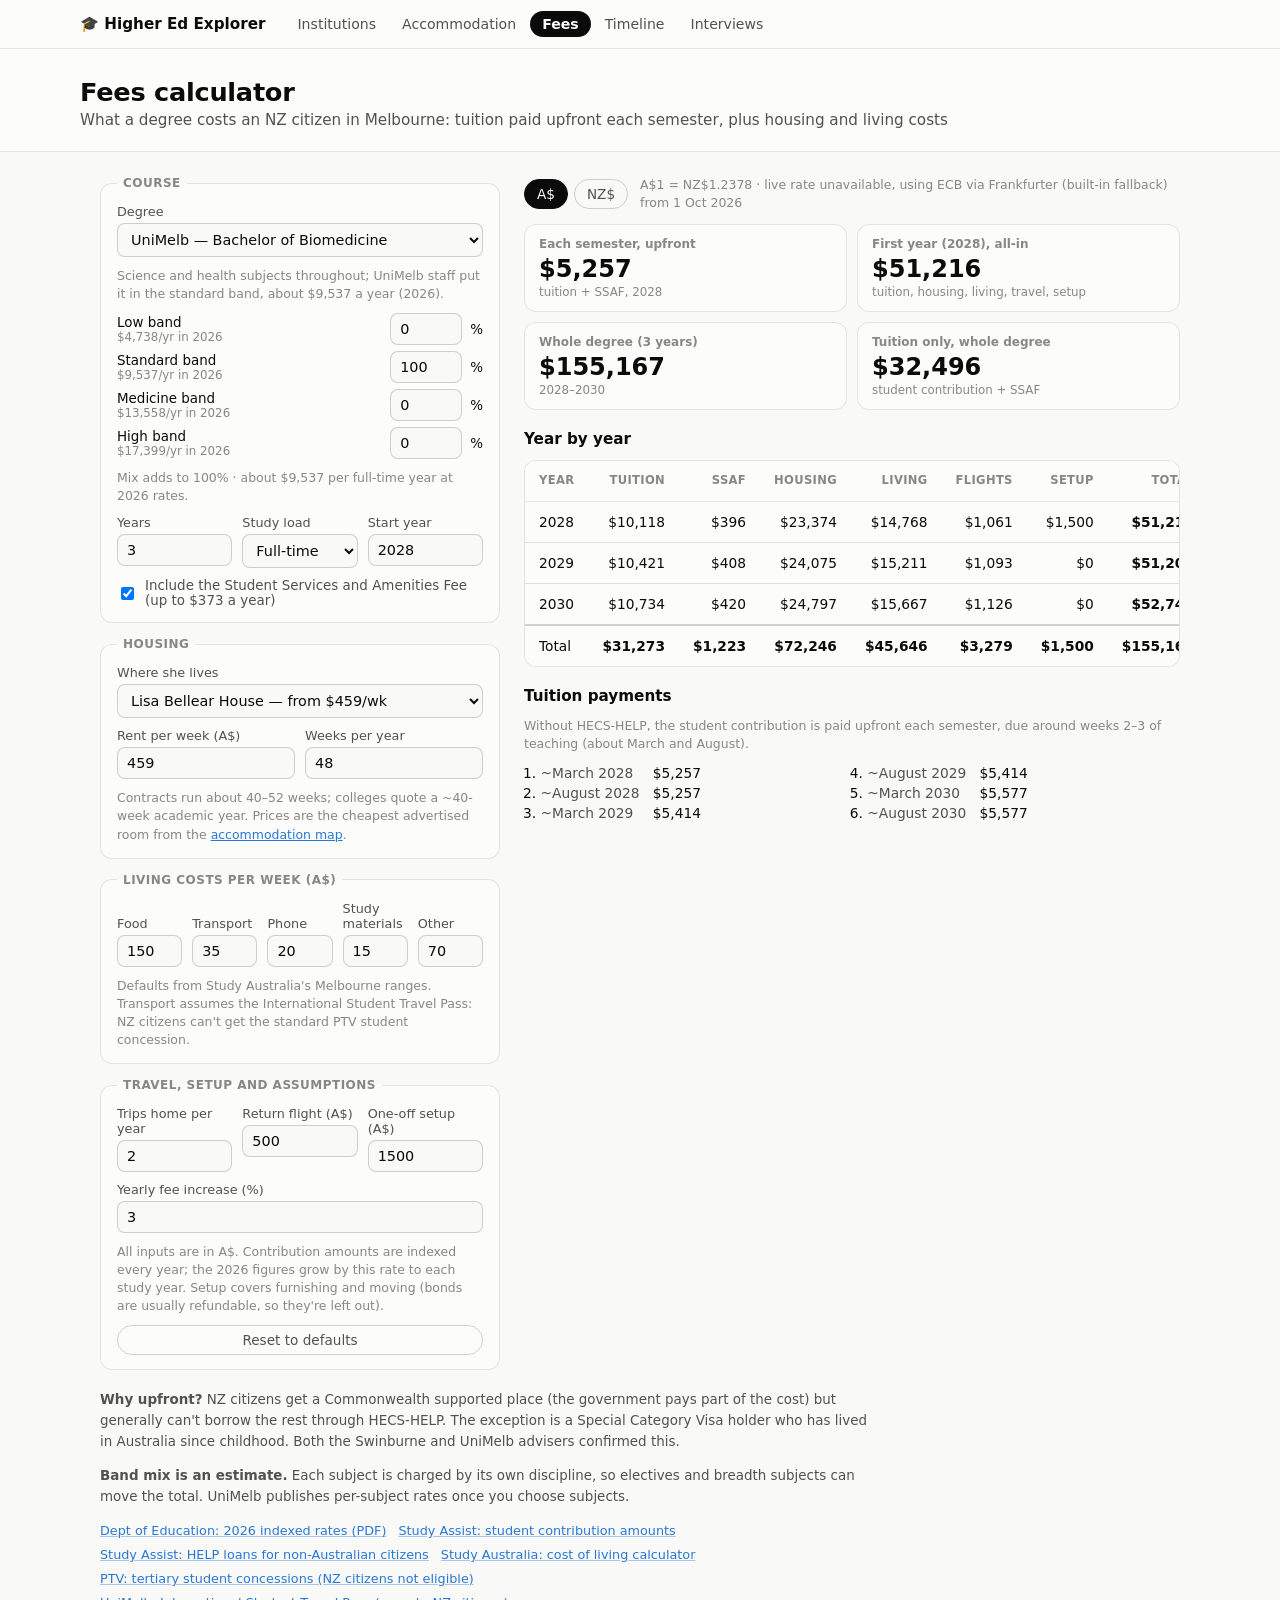
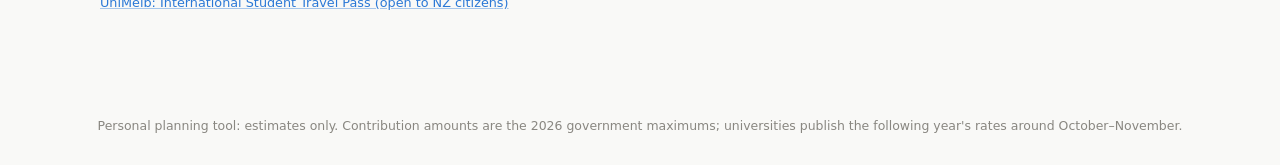
<file: fees.html>
<!DOCTYPE html>
<html lang="en">
<head>
<meta charset="UTF-8">
<meta name="viewport" content="width=device-width, initial-scale=1.0">
<title>Fees Calculator</title>
<link rel="icon" href="data:image/svg+xml,<svg xmlns=%22http://www.w3.org/2000/svg%22 viewBox=%220 0 100 100%22><text y=%22.9em%22 font-size=%2290%22>💸</text></svg>">
<link rel="stylesheet" href="css/styles.css?v=20261028b">
</head>
<body>
<nav id="site-nav"></nav>
<header class="app-header">
  <div class="header-inner">
    <h1>Fees calculator</h1>
    <p class="subtitle">What a degree costs an NZ citizen in Melbourne: tuition paid upfront each semester, plus housing and living costs</p>
  </div>
</header>

<main class="app-main fees-main">
  <div class="fees-layout">
    <form class="fees-form" id="fees-form" autocomplete="off">
      <fieldset class="fees-group">
        <legend>Course</legend>
        <label class="field">Degree
          <select id="f-course"></select>
        </label>
        <p class="field-note" id="f-course-note"></p>
        <div class="mix" id="f-mix"></div>
        <p class="field-note" id="f-mix-total"></p>
        <div class="field-row">
          <label class="field">Years
            <input type="number" id="f-years" min="1" max="6" step="1">
          </label>
          <label class="field">Study load
            <select id="f-load">
              <option value="1">Full-time</option>
              <option value="0.75">3/4 time</option>
              <option value="0.5">Half-time</option>
            </select>
          </label>
          <label class="field">Start year
            <input type="number" id="f-start" min="2027" max="2032" step="1">
          </label>
        </div>
        <label class="check"><input type="checkbox" id="f-ssaf"> Include the Student Services and Amenities Fee (up to $373 a year)</label>
      </fieldset>

      <fieldset class="fees-group">
        <legend>Housing</legend>
        <label class="field">Where she lives
          <select id="f-home"></select>
        </label>
        <div class="field-row">
          <label class="field">Rent per week (A$)
            <input type="number" id="f-rent" min="0" step="5">
          </label>
          <label class="field">Weeks per year
            <input type="number" id="f-weeks" min="0" max="52" step="1">
          </label>
        </div>
        <p class="field-note">Contracts run about 40–52 weeks; colleges quote a ~40-week academic year. Prices are the cheapest advertised room from the <a href="accommodation.html">accommodation map</a>.</p>
      </fieldset>

      <fieldset class="fees-group">
        <legend>Living costs per week (A$)</legend>
        <div class="field-row field-row-5">
          <label class="field">Food<input type="number" id="f-food" min="0" step="5"></label>
          <label class="field">Transport<input type="number" id="f-transport" min="0" step="5"></label>
          <label class="field">Phone<input type="number" id="f-phone" min="0" step="5"></label>
          <label class="field">Study materials<input type="number" id="f-study" min="0" step="5"></label>
          <label class="field">Other<input type="number" id="f-other" min="0" step="5"></label>
        </div>
        <p class="field-note">Defaults from Study Australia's Melbourne ranges. Transport assumes the International Student Travel Pass: NZ citizens can't get the standard PTV student concession.</p>
      </fieldset>

      <fieldset class="fees-group">
        <legend>Travel, setup and assumptions</legend>
        <div class="field-row">
          <label class="field">Trips home per year<input type="number" id="f-trips" min="0" step="1"></label>
          <label class="field">Return flight (A$)<input type="number" id="f-flight" min="0" step="50"></label>
          <label class="field">One-off setup (A$)<input type="number" id="f-setup" min="0" step="50"></label>
        </div>
        <div class="field-row">
          <label class="field">Yearly fee increase (%)<input type="number" id="f-index" min="0" max="15" step="0.5"></label>
        </div>
        <p class="field-note">All inputs are in A$. Contribution amounts are indexed every year; the 2026 figures grow by this rate to each study year. Setup covers furnishing and moving (bonds are usually refundable, so they're left out).</p>
        <button type="button" class="chip" id="f-reset">Reset to defaults</button>
      </fieldset>
    </form>

    <section class="fees-results" aria-live="polite">
      <div class="currency-bar">
        <div class="chip-row" id="currency-switch" role="group" aria-label="Show amounts in">
          <button type="button" class="chip" data-cur="AUD" aria-pressed="true">A$</button>
          <button type="button" class="chip" data-cur="NZD" aria-pressed="false">NZ$</button>
        </div>
        <p class="field-note" id="fx-status">Fetching today's exchange rate…</p>
      </div>
      <div class="fee-tiles" id="fee-tiles"></div>
      <h2 class="fees-h2">Year by year</h2>
      <div class="compare-table-wrap"><table class="compare-table fees-table" id="fee-years"></table></div>
      <h2 class="fees-h2">Tuition payments</h2>
      <p class="field-note">Without HECS-HELP, the student contribution is paid upfront each semester, due around weeks 2–3 of teaching (about March and August).</p>
      <ol class="fee-schedule" id="fee-schedule"></ol>
    </section>
  </div>

  <div class="accom-notes">
    <p><strong>Why upfront?</strong> NZ citizens get a Commonwealth supported place (the government pays part of the cost) but generally can't borrow the rest through HECS-HELP. The exception is a Special Category Visa holder who has lived in Australia since childhood. Both the Swinburne and UniMelb advisers confirmed this.</p>
    <p><strong>Band mix is an estimate.</strong> Each subject is charged by its own discipline, so electives and breadth subjects can move the total. UniMelb publishes per-subject rates once you choose subjects.</p>
    <p class="question-links" id="fee-links"></p>
  </div>
</main>

<footer class="app-footer">
  <p>Personal planning tool: estimates only. Contribution amounts are the 2026 government maximums; universities publish the following year's rates around October–November.</p>
</footer>

<script src="js/nav.js?v=20261028b"></script>
<script src="data/accommodation.js?v=20261028b"></script>
<script src="data/fees.js?v=20261028b"></script>
<script src="js/fees.js?v=20261028b"></script>
</body>
</html>
</file>
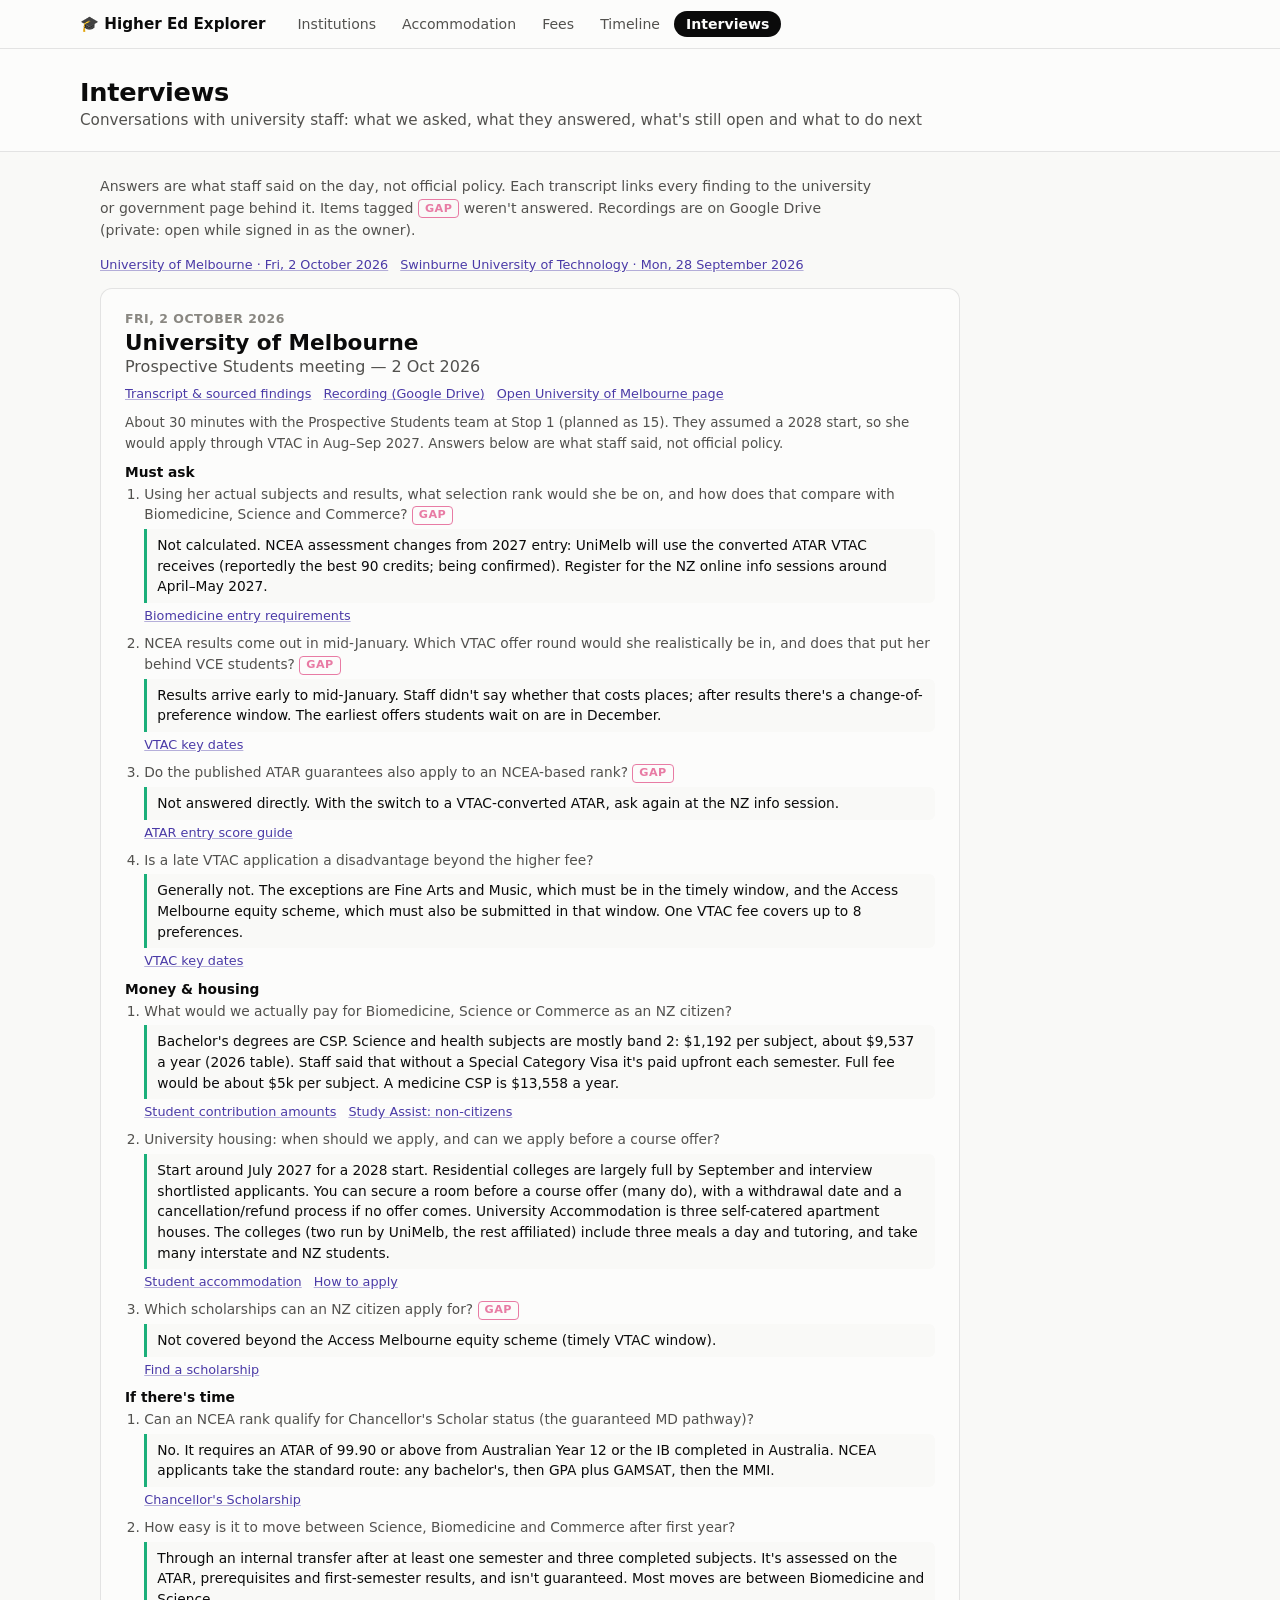
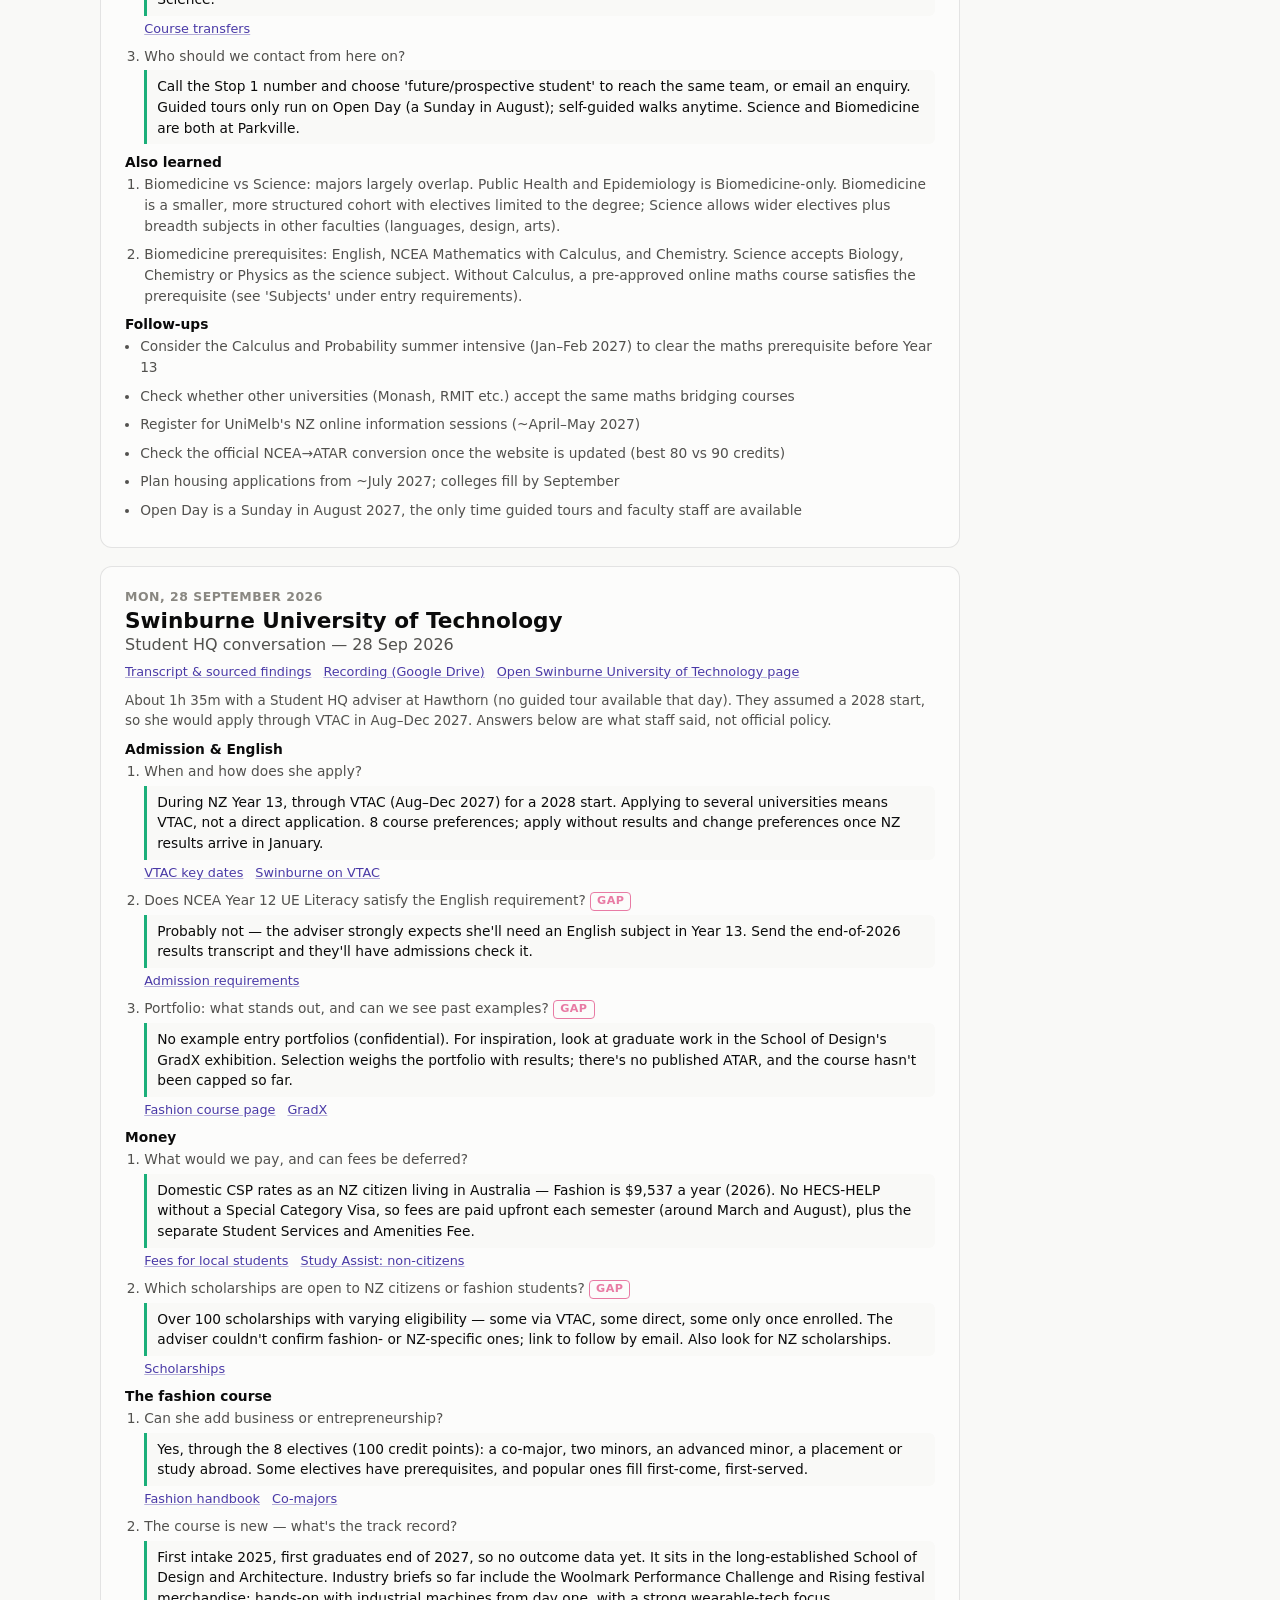
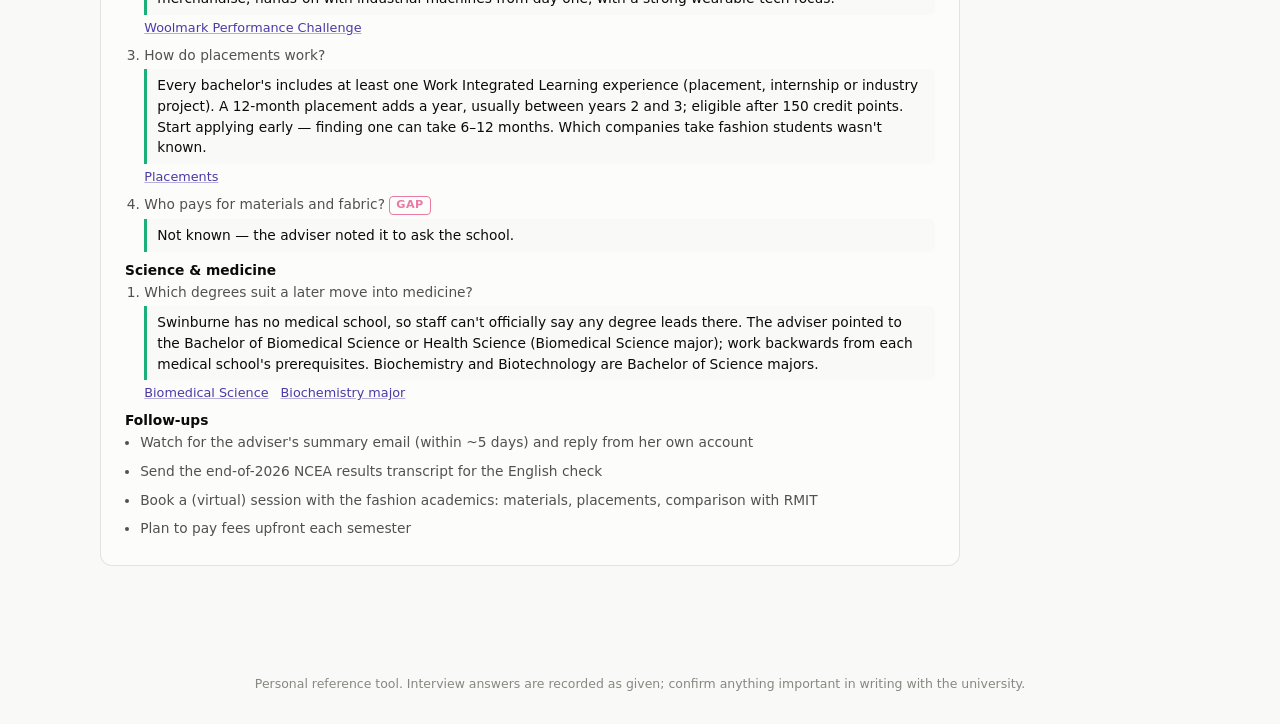
<file: interviews.html>
<!DOCTYPE html>
<html lang="en">
<head>
<meta charset="UTF-8">
<meta name="viewport" content="width=device-width, initial-scale=1.0">
<title>Uni Interviews</title>
<link rel="icon" href="data:image/svg+xml,<svg xmlns=%22http://www.w3.org/2000/svg%22 viewBox=%220 0 100 100%22><text y=%22.9em%22 font-size=%2290%22>🎙️</text></svg>">
<link rel="stylesheet" href="css/styles.css?v=20261028b">
</head>
<body>
<nav id="site-nav"></nav>
<header class="app-header">
  <div class="header-inner">
    <h1>Interviews</h1>
    <p class="subtitle">Conversations with university staff: what we asked, what they answered, what's still open and what to do next</p>
  </div>
</header>

<main class="app-main">
  <p class="compare-intro">Answers are what staff said on the day, not official policy. Each transcript links every finding to the university or government page behind it. Items tagged <span class="question-gap">gap</span> weren't answered. Recordings are on Google Drive (private: open while signed in as the owner).</p>
  <div id="interviews"></div>
</main>

<footer class="app-footer">
  <p>Personal reference tool. Interview answers are recorded as given; confirm anything important in writing with the university.</p>
</footer>

<script src="js/nav.js?v=20261028b"></script>
<script src="data/institutions.js?v=20261028b"></script>
<script src="js/interviews.js?v=20261028b"></script>
</body>
</html>
</file>
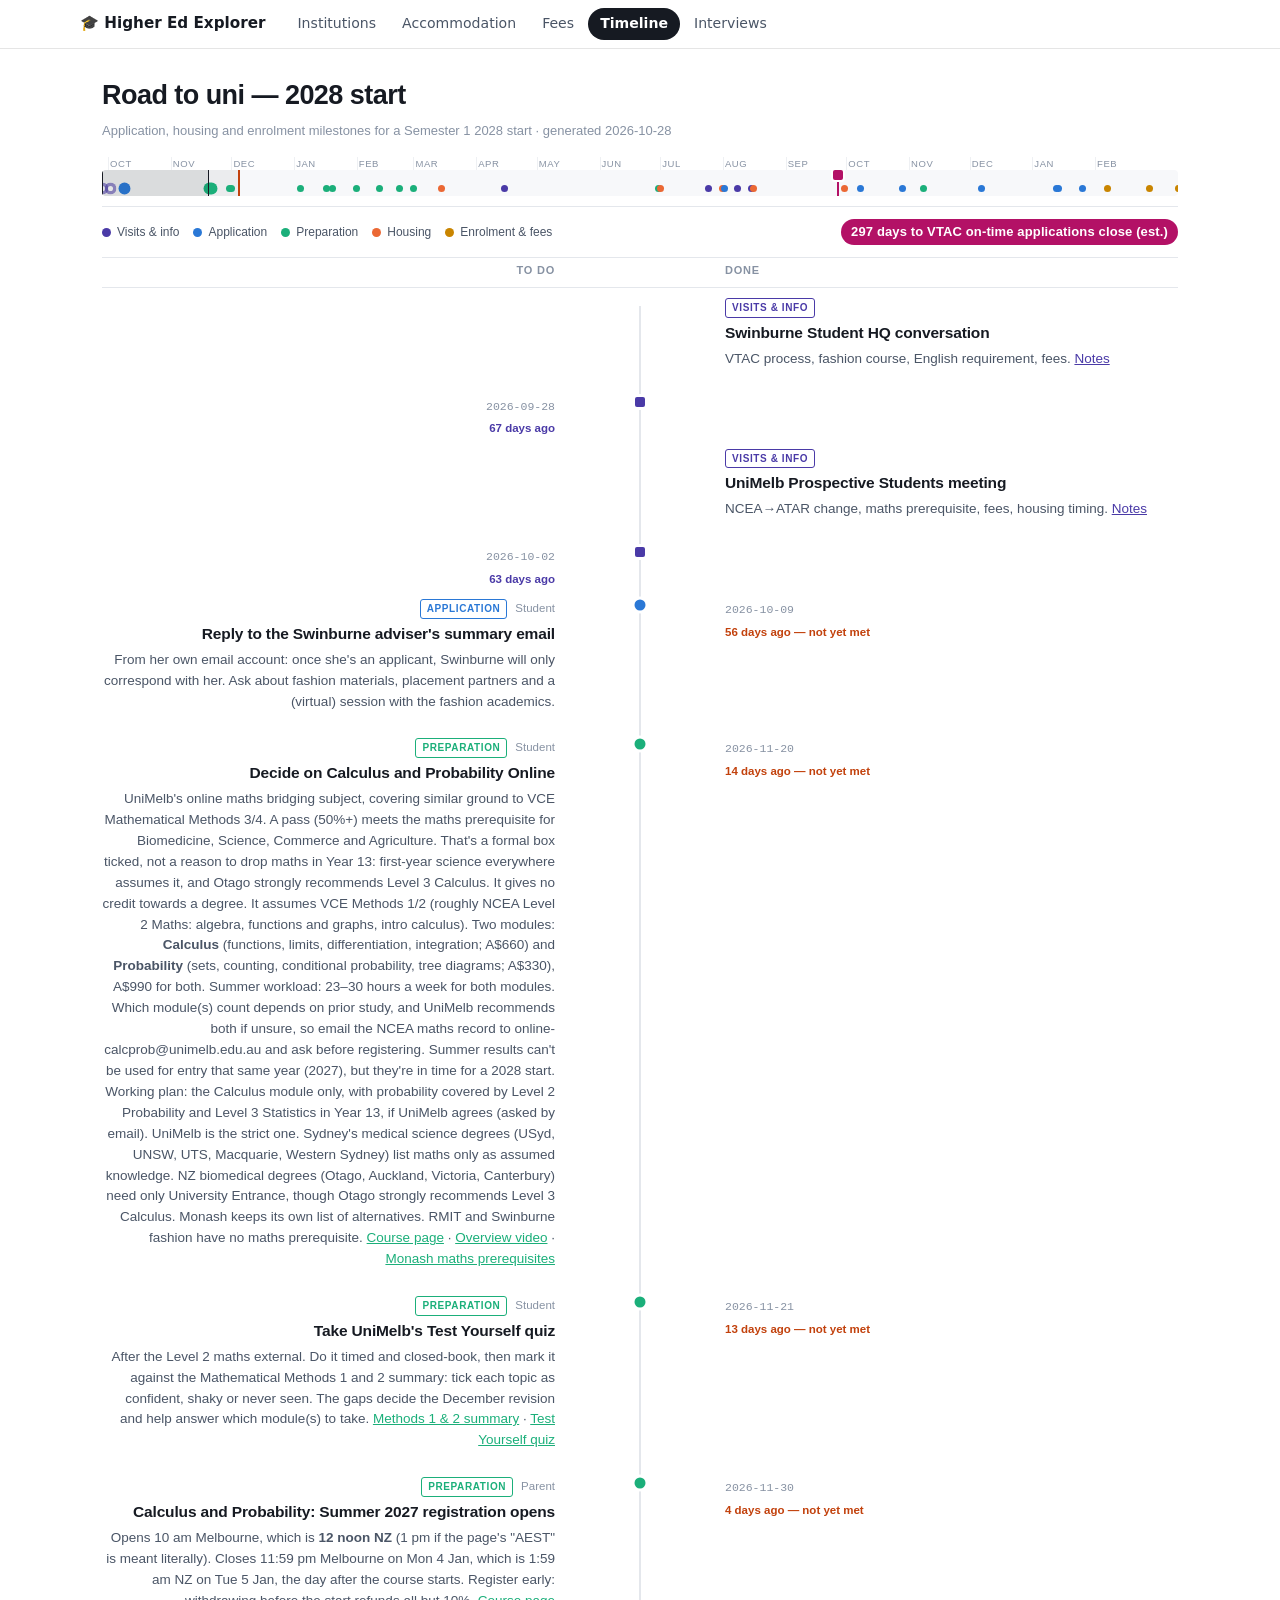
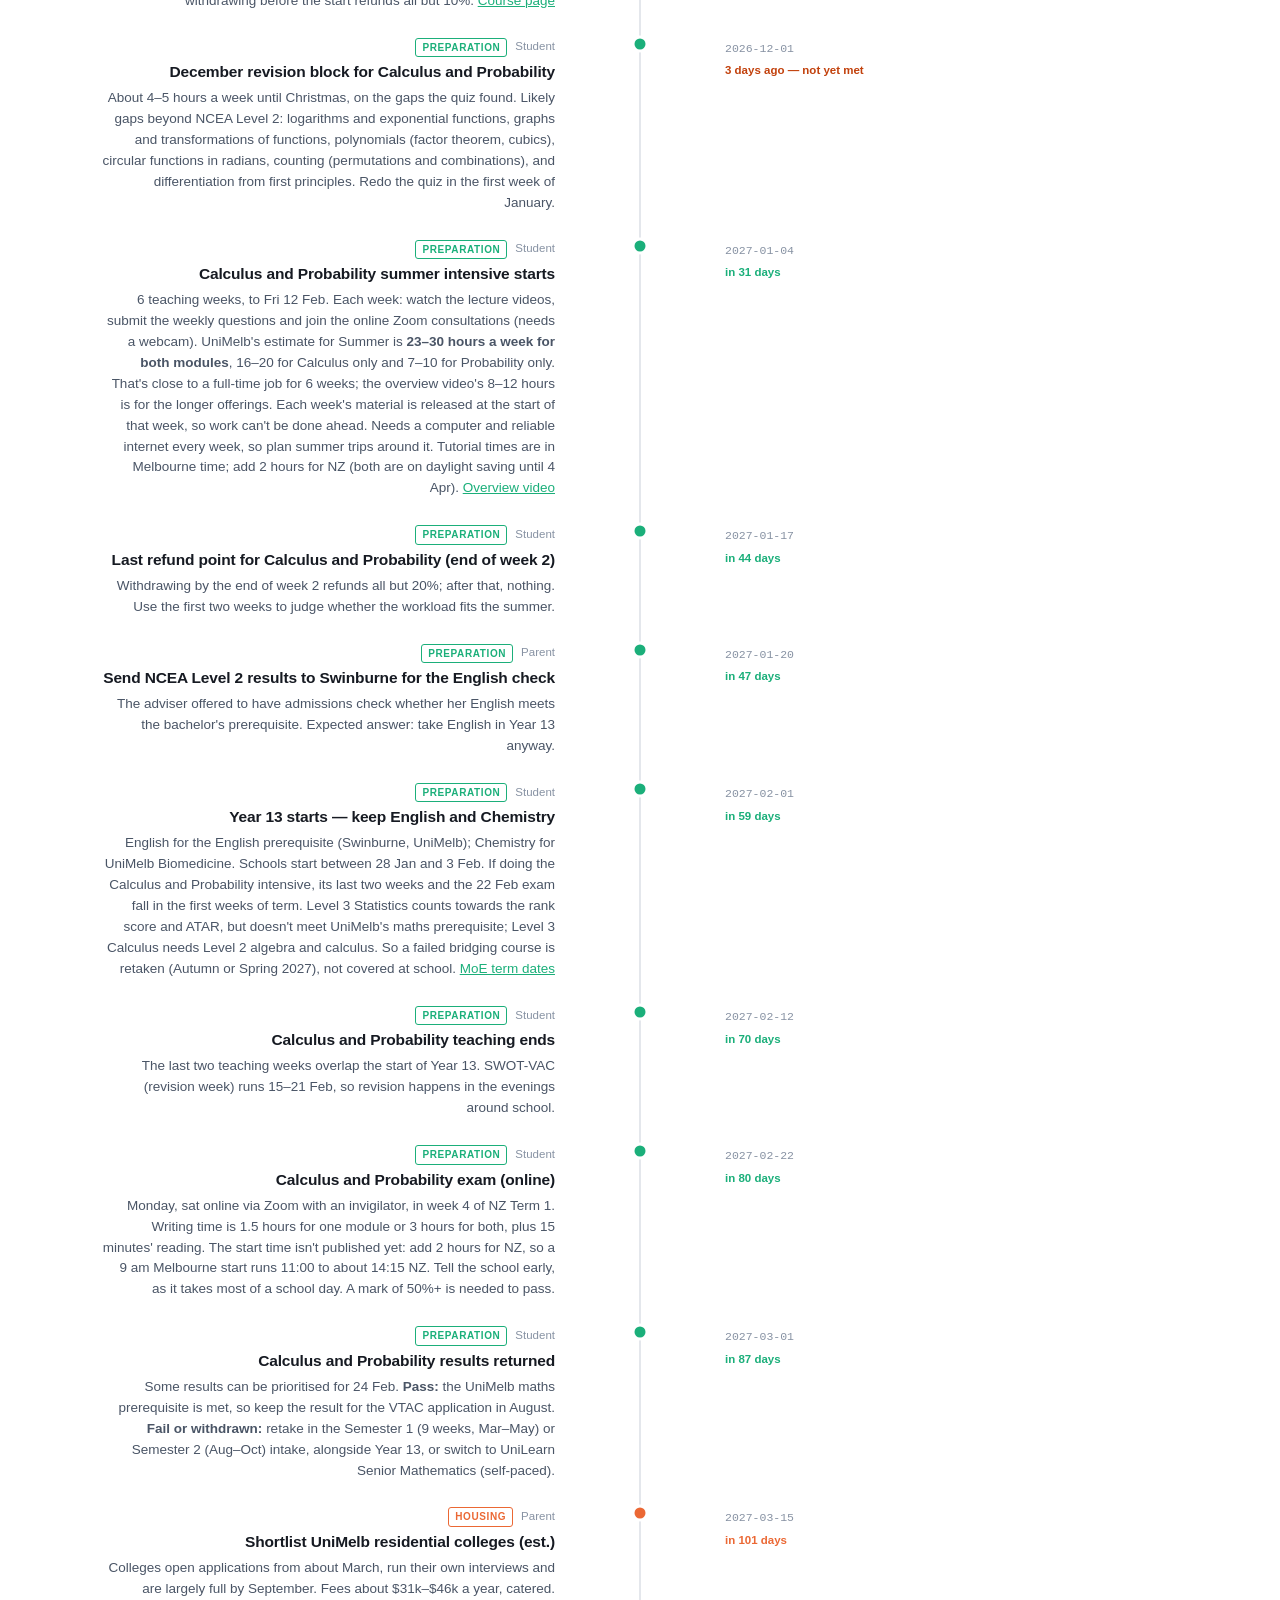
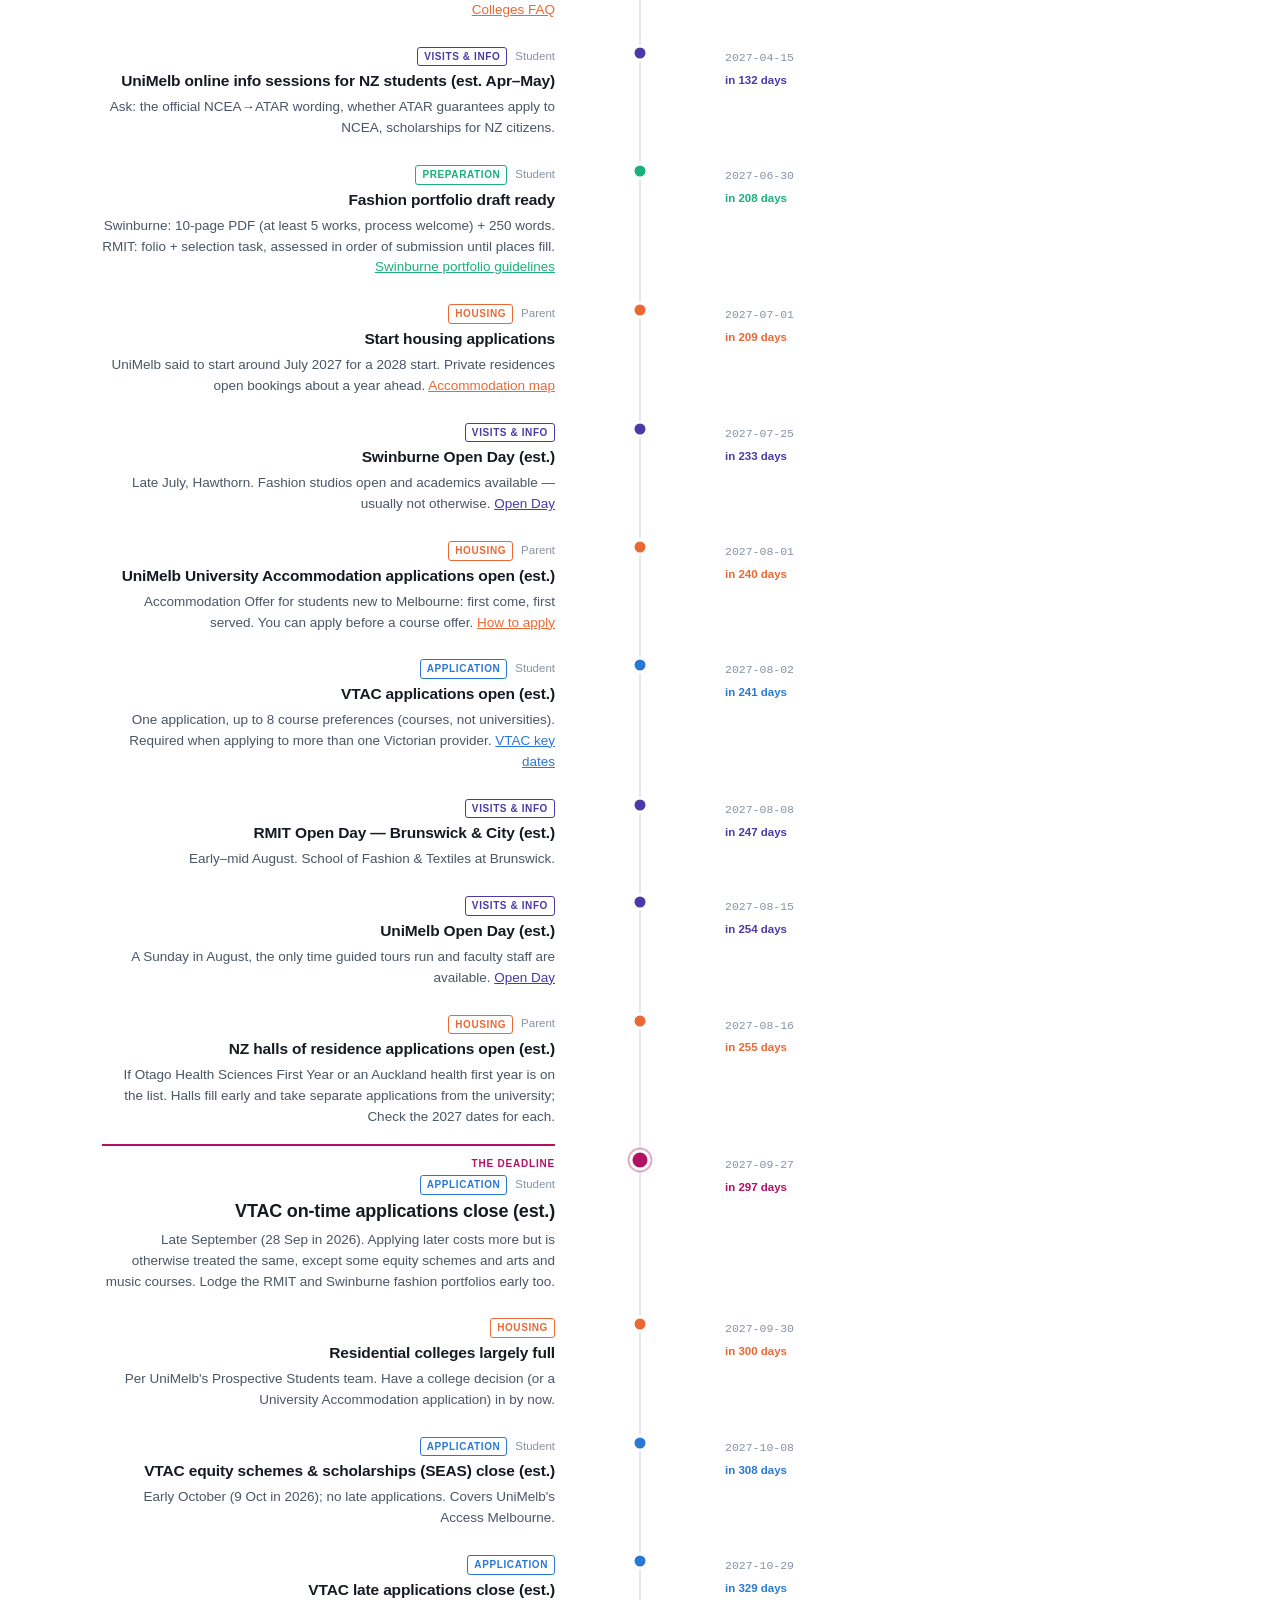
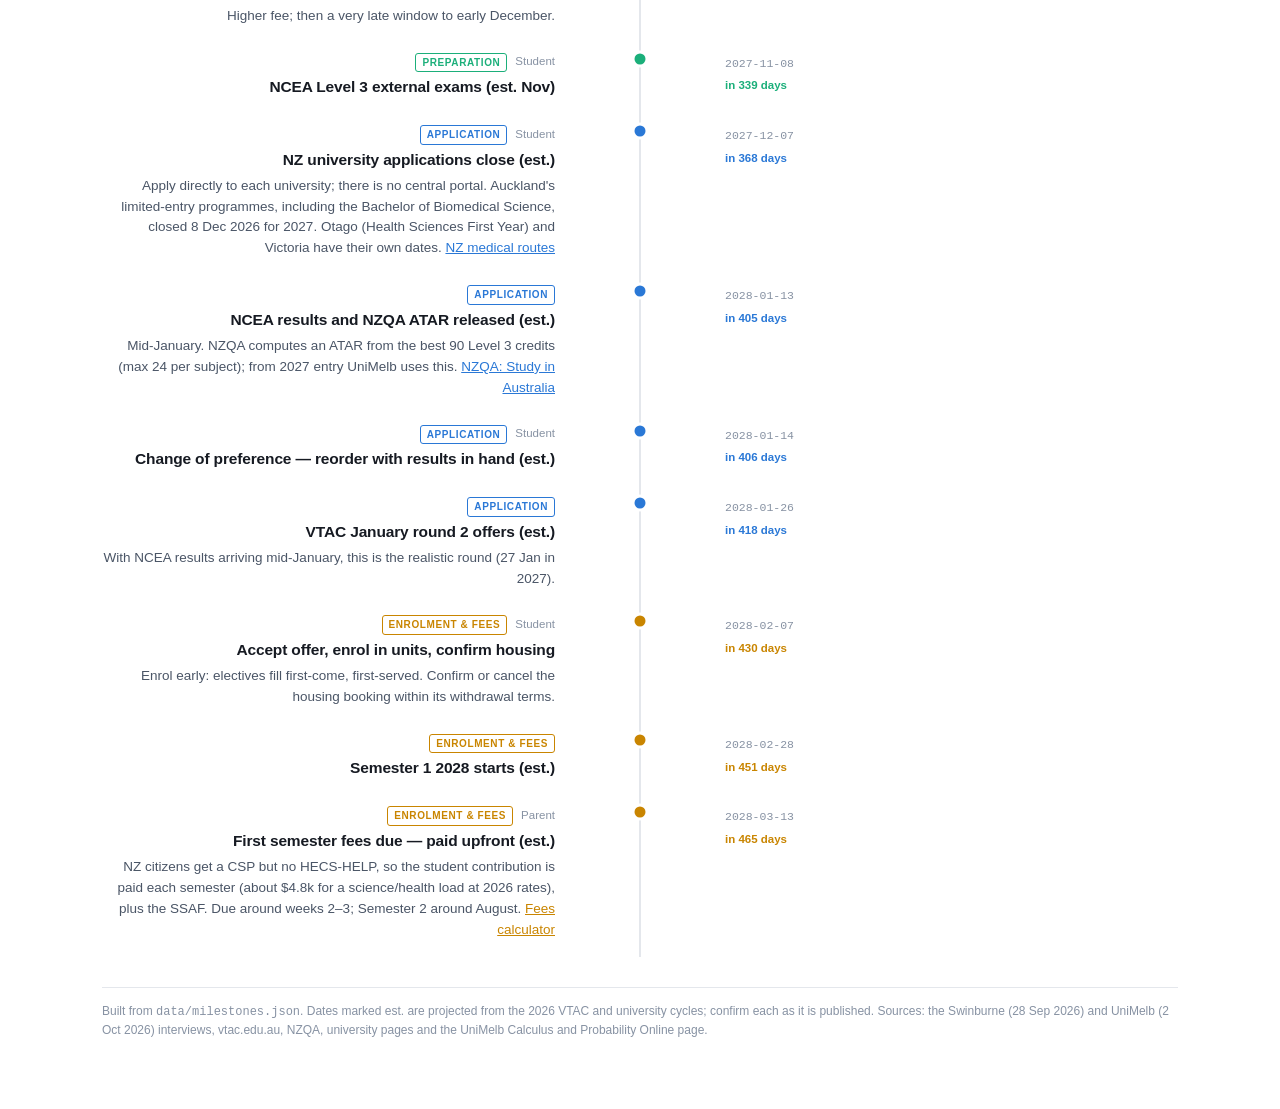
<file: timeline.html>
<!doctype html><html lang="en"><head><meta charset="utf-8"><meta name="viewport" content="width=device-width,initial-scale=1"><meta name="robots" content="noindex,nofollow">
<title>Road to uni — 2028 start</title><style>
:root{--ink:#161a22;--ink2:#4a5566;--ink3:#8792a3;--rule:#e4e7ec;--rule2:#eef0f3;--bg:#fff;--soft:#f7f8fa;--crit:#c2410c;--tgt:#b31166}
@media(prefers-color-scheme:dark){:root{--ink:#e8ebf0;--ink2:#a3aebf;--ink3:#76818f;--rule:#242a35;--rule2:#1b2029;--bg:#0e1117;--soft:#161b24;--crit:#fb923c;--tgt:#f472b6}}
*{box-sizing:border-box}body{margin:0;background:var(--bg);color:var(--ink);font:15px/1.55 -apple-system,BlinkMacSystemFont,"Segoe UI",Roboto,sans-serif}
main{max-width:1120px;margin:0 auto;padding:0 22px 70px}
.hd{position:sticky;top:48px;z-index:5;background:var(--bg);padding:26px 0 0}
h1{font-size:27px;margin:0 0 4px;letter-spacing:-.02em}.sub{color:var(--ink3);font-size:13px;margin-bottom:14px}.sub a,footer a{color:var(--ink2)}
.bar{display:flex;gap:14px;flex-wrap:wrap;padding:12px 0;border-top:1px solid var(--rule);font-size:12px;color:var(--ink2)}
.key{display:flex;align-items:center;gap:6px}.key i{width:9px;height:9px;border-radius:50%;display:inline-block}
.cd{margin-left:auto;font-weight:720;font-size:13px;color:var(--bg);background:var(--tgt);
     padding:3px 10px;border-radius:999px;letter-spacing:.01em}
.cd:empty{display:none}
/* ---- the minimap ------------------------------------------------------------------------
   Month labels sit ABOVE the rail, never inside it: in the rail they competed with the ticks
   for the same strip of pixels and a label landed on top of a dot. */
.mm{padding:2px 0 10px}
.axis{position:relative;height:13px}
.ml{position:absolute;top:0;font-size:9.5px;letter-spacing:.06em;text-transform:uppercase;color:var(--ink3);transform:translateX(2px)}
.rail{position:relative;height:26px;background:var(--soft);border-radius:4px;overflow:hidden}
/* ⚠️ Explicit layers. Children were otherwise painted in source order, and the elapsed band
   covered every tick before today — a milestone simply vanished from the rail. */
.elapsed{position:absolute;top:0;bottom:0;left:0;background:color-mix(in srgb,var(--ink) 5%,transparent);z-index:0;pointer-events:none}
.gl{position:absolute;top:0;bottom:0;width:1px;background:var(--rule2);z-index:0}
.scroller{position:absolute;top:0;bottom:0;background:color-mix(in srgb,var(--ink) 8%,transparent);border-left:1.5px solid var(--ink);border-right:1.5px solid var(--ink);z-index:3;pointer-events:none;transition:left .12s linear,width .12s linear}
.nowl{position:absolute;top:0;bottom:0;width:2px;margin-left:-1px;background:var(--crit);z-index:4;pointer-events:none}
/* Same-day milestones fan upward by --i rather than shifting along the axis, so horizontal
   position stays honest and a busy day reads as a taller column. */
.tk{position:absolute;width:7px;height:7px;border-radius:50%;margin-left:-3.5px;background:var(--c);z-index:2;cursor:pointer;
    top:calc(15px - (var(--i,0) * 6px));transition:transform .15s}
.tk:hover{transform:scale(2);z-index:5}
/* The axis break: a hatched seam, so the jump in scale is visible rather than implied. */
.brk{position:absolute;top:0;bottom:0;width:7px;margin-left:-3.5px;z-index:1;
     background:repeating-linear-gradient(135deg,transparent 0 2px,var(--rule) 2px 3px)}
.tk.is-done{background:var(--bg);box-shadow:inset 0 0 0 2px var(--c);opacity:.55}
.tk.on{transform:scale(1.7)}
/* The target milestone on the rail: a full-height marker with a flag head, so the deadline is
   the one thing you can find on the minimap without hovering anything. */
.tgt{position:absolute;top:0;bottom:0;width:2px;margin-left:-1px;background:var(--tgt);z-index:4;cursor:pointer}
.tgt b{position:absolute;top:0;left:-4px;width:10px;height:10px;border-radius:2px;background:var(--tgt);
       box-shadow:0 0 0 2px var(--bg)}
ul{list-style:none;padding:0;margin:0;position:relative}
/* One unbroken line down the centre column, behind every dot. Drawn on the list, not per row:
   a row's dot cell is only as tall as the dot, so per-row segments leave gaps between rows.
   The grid is symmetric (1fr 150px 1fr), so the spine column's centre is the list's 50%. */
ul::before{content:"";position:absolute;top:18px;bottom:0;left:50%;width:2px;transform:translateX(-50%);background:var(--rule)}
.heads{display:grid;grid-template-columns:1fr 150px 1fr;gap:0 10px;padding:4px 0 8px;border-top:1px solid var(--rule);border-bottom:1px solid var(--rule);font-size:11px;font-weight:700;letter-spacing:.07em;text-transform:uppercase;color:var(--ink3)}
.heads b:first-child{text-align:right}.heads b:last-child{text-align:left}.heads span{text-align:center}
/* The spine is the centre column; a row places its card in one outer column and leaves the other empty. */
.ev{display:grid;grid-template-columns:1fr 150px 1fr;gap:0 10px;align-items:start}
.ev .card{grid-column:1;text-align:right;padding:10px 0 16px;min-width:0}
.ev .dot{grid-column:2;position:relative;z-index:1}
.ev .when{grid-column:3;padding-top:12px;text-align:left}
.ev.right .card{grid-column:3;text-align:left}
.ev.right .when{grid-column:1;text-align:right}
.when time{display:block;font-family:ui-monospace,Menlo,monospace;font-size:11.5px;color:var(--ink3)}
.rel{font-size:11.5px;font-weight:650;color:var(--c)}
.dot::after{content:"";position:absolute;left:50%;top:16px;width:11px;height:11px;border-radius:50%;transform:translate(-50%,-50%);background:var(--c);box-shadow:0 0 0 3px var(--bg)}
.ev.done .dot::after{background:var(--bg);border:2px solid var(--c)}
/* An achievement is a square on the spine — it reads as a different kind of event, not a date that passed. */
.ev.right .dot::after{border-radius:2px;width:10px;height:10px;background:var(--c);border:0}
.top{display:flex;gap:8px;align-items:center;flex-wrap:wrap;margin-bottom:3px;justify-content:flex-end}
.ev.right .top{justify-content:flex-start}
.lane{font-size:10px;font-weight:700;letter-spacing:.06em;text-transform:uppercase;color:var(--c);border:1px solid var(--c);border-radius:3px;padding:1px 6px}
.own{font-size:11.5px;color:var(--ink3)}
h3{font-size:15.5px;margin:0;font-weight:640;letter-spacing:-.01em}
.card p{margin:4px 0 0;color:var(--ink2);font-size:13.5px}
.card a{color:var(--c)}
.ev.done.left h3,.ev.done.left .card p{color:var(--ink3)}.ev.done.left h3{font-weight:600}
/* A gate whose date has passed without being met: the dot stays solid and the date turns red,
   so a slipped commitment cannot be mistaken for a milestone that was hit. */
.ev.open.overdue .rel{color:var(--crit)}
/* The target row: a heavier rule and a label, so it reads as the thing the list is counting
   down to rather than one more dated row. */
.ev.target h3{font-size:18px;font-weight:720}
.ev.target .card{border-top:2px solid var(--tgt);padding-top:10px}
.tflag{font-size:10px;font-weight:700;letter-spacing:.08em;text-transform:uppercase;color:var(--tgt);margin-bottom:4px}
.ev.target .dot::after{width:15px;height:15px;background:var(--tgt);box-shadow:0 0 0 3px var(--bg),0 0 0 5px color-mix(in srgb,var(--tgt) 35%,transparent)}
.ev.target .rel{color:var(--tgt);font-weight:720}
footer{margin-top:30px;padding-top:14px;border-top:1px solid var(--rule);color:var(--ink3);font-size:12px}
/* One column on a phone: everything left-aligns against a spine at the far left. */
@media(max-width:720px){
 main{padding:0 16px 60px}h1{font-size:23px}
 .heads{grid-template-columns:20px 1fr;gap:0 10px}.heads b:first-child,.heads span{display:none}.heads b:last-child{grid-column:2;text-align:left}
 ul::before{left:10px}
 .ev{grid-template-columns:20px 1fr;gap:0 10px}
 .ev .dot,.ev.right .dot{grid-column:1}
 .ev .when,.ev.right .when{grid-column:2;text-align:left;padding-top:12px}
 .ev .card,.ev.right .card{grid-column:2;text-align:left;padding:2px 0 16px}
 .top,.ev.right .top{justify-content:flex-start}
}
</style></head><body><nav id="site-nav"></nav><main>
<div class="hd"><h1>Road to uni — 2028 start</h1>
<div class="sub">Application, housing and enrolment milestones for a Semester 1 2028 start · generated 2026-10-28</div>
<div class="mm">
  <div class="axis"><span class="gl" style="left:0.564%"></span><span class="gl" style="left:6.391%"></span><span class="gl" style="left:12.030%"></span><span class="gl" style="left:17.857%"></span><span class="gl" style="left:23.684%"></span><span class="gl" style="left:28.947%"></span><span class="gl" style="left:34.774%"></span><span class="gl" style="left:40.414%"></span><span class="gl" style="left:46.241%"></span><span class="gl" style="left:51.880%"></span><span class="gl" style="left:57.707%"></span><span class="gl" style="left:63.534%"></span><span class="gl" style="left:69.173%"></span><span class="gl" style="left:75.000%"></span><span class="gl" style="left:80.639%"></span><span class="gl" style="left:86.466%"></span><span class="gl" style="left:92.293%"></span><span class="ml" style="left:0.564%">Oct</span><span class="ml" style="left:6.391%">Nov</span><span class="ml" style="left:12.030%">Dec</span><span class="ml" style="left:17.857%">Jan</span><span class="ml" style="left:23.684%">Feb</span><span class="ml" style="left:28.947%">Mar</span><span class="ml" style="left:34.774%">Apr</span><span class="ml" style="left:40.414%">May</span><span class="ml" style="left:46.241%">Jun</span><span class="ml" style="left:51.880%">Jul</span><span class="ml" style="left:57.707%">Aug</span><span class="ml" style="left:63.534%">Sep</span><span class="ml" style="left:69.173%">Oct</span><span class="ml" style="left:75.000%">Nov</span><span class="ml" style="left:80.639%">Dec</span><span class="ml" style="left:86.466%">Jan</span><span class="ml" style="left:92.293%">Feb</span></div>
  <div class="rail" id="rail"><div class="elapsed" id="elapsed"></div><span class="tk is-done" style="left:0.000%;--i:0;--c:#4a3aa7" data-d="2026-09-28" data-p="0.000" title="Swinburne Student HQ conversation — 2026-09-28"></span><span class="tk is-done" style="left:0.752%;--i:0;--c:#4a3aa7" data-d="2026-10-02" data-p="0.752" title="UniMelb Prospective Students meeting — 2026-10-02"></span><span class="tk" style="left:2.068%;--i:0;--c:#2a78d6" data-d="2026-10-09" data-p="2.068" title="Reply to the Swinburne adviser's summary email — 2026-10-09"></span><span class="tk" style="left:9.962%;--i:0;--c:#1baf7a" data-d="2026-11-20" data-p="9.962" title="Decide on Calculus and Probability Online — 2026-11-20"></span><span class="tk" style="left:10.150%;--i:0;--c:#1baf7a" data-d="2026-11-21" data-p="10.150" title="Take UniMelb's Test Yourself quiz — 2026-11-21"></span><span class="tk" style="left:11.842%;--i:0;--c:#1baf7a" data-d="2026-11-30" data-p="11.842" title="Calculus and Probability: Summer 2027 registration opens — 2026-11-30"></span><span class="tk" style="left:12.030%;--i:0;--c:#1baf7a" data-d="2026-12-01" data-p="12.030" title="December revision block for Calculus and Probability — 2026-12-01"></span><span class="tk" style="left:18.421%;--i:0;--c:#1baf7a" data-d="2027-01-04" data-p="18.421" title="Calculus and Probability summer intensive starts — 2027-01-04"></span><span class="tk" style="left:20.865%;--i:0;--c:#1baf7a" data-d="2027-01-17" data-p="20.865" title="Last refund point for Calculus and Probability (end of week 2) — 2027-01-17"></span><span class="tk" style="left:21.429%;--i:0;--c:#1baf7a" data-d="2027-01-20" data-p="21.429" title="Send NCEA Level 2 results to Swinburne for the English check — 2027-01-20"></span><span class="tk" style="left:23.684%;--i:0;--c:#1baf7a" data-d="2027-02-01" data-p="23.684" title="Year 13 starts — keep English and Chemistry — 2027-02-01"></span><span class="tk" style="left:25.752%;--i:0;--c:#1baf7a" data-d="2027-02-12" data-p="25.752" title="Calculus and Probability teaching ends — 2027-02-12"></span><span class="tk" style="left:27.632%;--i:0;--c:#1baf7a" data-d="2027-02-22" data-p="27.632" title="Calculus and Probability exam (online) — 2027-02-22"></span><span class="tk" style="left:28.947%;--i:0;--c:#1baf7a" data-d="2027-03-01" data-p="28.947" title="Calculus and Probability results returned — 2027-03-01"></span><span class="tk" style="left:31.579%;--i:0;--c:#eb6834" data-d="2027-03-15" data-p="31.579" title="Shortlist UniMelb residential colleges (est.) — 2027-03-15"></span><span class="tk" style="left:37.406%;--i:0;--c:#4a3aa7" data-d="2027-04-15" data-p="37.406" title="UniMelb online info sessions for NZ students (est. Apr–May) — 2027-04-15"></span><span class="tk" style="left:51.692%;--i:0;--c:#1baf7a" data-d="2027-06-30" data-p="51.692" title="Fashion portfolio draft ready — 2027-06-30"></span><span class="tk" style="left:51.880%;--i:0;--c:#eb6834" data-d="2027-07-01" data-p="51.880" title="Start housing applications — 2027-07-01"></span><span class="tk" style="left:56.391%;--i:0;--c:#4a3aa7" data-d="2027-07-25" data-p="56.391" title="Swinburne Open Day (est.) — 2027-07-25"></span><span class="tk" style="left:57.707%;--i:0;--c:#eb6834" data-d="2027-08-01" data-p="57.707" title="UniMelb University Accommodation applications open (est.) — 2027-08-01"></span><span class="tk" style="left:57.895%;--i:0;--c:#2a78d6" data-d="2027-08-02" data-p="57.895" title="VTAC applications open (est.) — 2027-08-02"></span><span class="tk" style="left:59.023%;--i:0;--c:#4a3aa7" data-d="2027-08-08" data-p="59.023" title="RMIT Open Day — Brunswick &amp; City (est.) — 2027-08-08"></span><span class="tk" style="left:60.338%;--i:0;--c:#4a3aa7" data-d="2027-08-15" data-p="60.338" title="UniMelb Open Day (est.) — 2027-08-15"></span><span class="tk" style="left:60.526%;--i:0;--c:#eb6834" data-d="2027-08-16" data-p="60.526" title="NZ halls of residence applications open (est.) — 2027-08-16"></span><span class="tgt" style="left:68.421%" data-d="2027-09-27" data-p="68.421" title="VTAC on-time applications close (est.) — 2027-09-27"><b></b></span><span class="tk" style="left:68.985%;--i:0;--c:#eb6834" data-d="2027-09-30" data-p="68.985" title="Residential colleges largely full — 2027-09-30"></span><span class="tk" style="left:70.489%;--i:0;--c:#2a78d6" data-d="2027-10-08" data-p="70.489" title="VTAC equity schemes &amp; scholarships (SEAS) close (est.) — 2027-10-08"></span><span class="tk" style="left:74.436%;--i:0;--c:#2a78d6" data-d="2027-10-29" data-p="74.436" title="VTAC late applications close (est.) — 2027-10-29"></span><span class="tk" style="left:76.316%;--i:0;--c:#1baf7a" data-d="2027-11-08" data-p="76.316" title="NCEA Level 3 external exams (est. Nov) — 2027-11-08"></span><span class="tk" style="left:81.767%;--i:0;--c:#2a78d6" data-d="2027-12-07" data-p="81.767" title="NZ university applications close (est.) — 2027-12-07"></span><span class="tk" style="left:88.722%;--i:0;--c:#2a78d6" data-d="2028-01-13" data-p="88.722" title="NCEA results and NZQA ATAR released (est.) — 2028-01-13"></span><span class="tk" style="left:88.910%;--i:0;--c:#2a78d6" data-d="2028-01-14" data-p="88.910" title="Change of preference — reorder with results in hand (est.) — 2028-01-14"></span><span class="tk" style="left:91.165%;--i:0;--c:#2a78d6" data-d="2028-01-26" data-p="91.165" title="VTAC January round 2 offers (est.) — 2028-01-26"></span><span class="tk" style="left:93.421%;--i:0;--c:#c98500" data-d="2028-02-07" data-p="93.421" title="Accept offer, enrol in units, confirm housing — 2028-02-07"></span><span class="tk" style="left:97.368%;--i:0;--c:#c98500" data-d="2028-02-28" data-p="97.368" title="Semester 1 2028 starts (est.) — 2028-02-28"></span><span class="tk" style="left:100.000%;--i:0;--c:#c98500" data-d="2028-03-13" data-p="100.000" title="First semester fees due — paid upfront (est.) — 2028-03-13"></span><div class="scroller" id="scroller"></div><div class="nowl" id="nowl"></div></div>
</div>
<div class="bar"><span class="key"><i style="background:#4a3aa7"></i>Visits & info</span><span class="key"><i style="background:#2a78d6"></i>Application</span><span class="key"><i style="background:#1baf7a"></i>Preparation</span><span class="key"><i style="background:#eb6834"></i>Housing</span><span class="key"><i style="background:#c98500"></i>Enrolment & fees</span><span class="cd" id="cd"></span></div>
<div class="heads"><b>To do</b><span></span><b>Done</b></div></div>
<ul id="tl"><li class="ev right done" data-s="visit" data-p="0.000" style="--c:#4a3aa7">
      <div class="card"><div class="top"><span class="lane">Visits & info</span></div>
        <h3>Swinburne Student HQ conversation</h3><p>VTAC process, fashion course, English requirement, fees. <a href="https://github.com/tkluysk/higher-ed-explorer/blob/main/transcripts/2026-09-28-swinburne-student-hq.md" target="_blank" rel="noopener">Notes</a></p></div>
      <div class="dot"></div>
      <div class="when"><time datetime="2026-09-28">2026-09-28</time><span class="rel" data-d="2026-09-28"></span></div></li><li class="ev right done" data-s="visit" data-p="0.752" style="--c:#4a3aa7">
      <div class="card"><div class="top"><span class="lane">Visits & info</span></div>
        <h3>UniMelb Prospective Students meeting</h3><p>NCEA→ATAR change, maths prerequisite, fees, housing timing. <a href="https://github.com/tkluysk/higher-ed-explorer/blob/main/transcripts/2026-10-02-unimelb-prospective-students.md" target="_blank" rel="noopener">Notes</a></p></div>
      <div class="dot"></div>
      <div class="when"><time datetime="2026-10-02">2026-10-02</time><span class="rel" data-d="2026-10-02"></span></div></li><li class="ev left open" data-s="apply" data-p="2.068" style="--c:#2a78d6">
      <div class="card"><div class="top"><span class="lane">Application</span><span class="own">Student</span></div>
        <h3>Reply to the Swinburne adviser's summary email</h3><p>From her own email account: once she's an applicant, Swinburne will only correspond with her. Ask about fashion materials, placement partners and a (virtual) session with the fashion academics.</p></div>
      <div class="dot"></div>
      <div class="when"><time datetime="2026-10-09">2026-10-09</time><span class="rel" data-d="2026-10-09"></span></div></li><li class="ev left open" data-s="prep" data-p="9.962" style="--c:#1baf7a">
      <div class="card"><div class="top"><span class="lane">Preparation</span><span class="own">Student</span></div>
        <h3>Decide on Calculus and Probability Online</h3><p>UniMelb's online maths bridging subject, covering similar ground to VCE Mathematical Methods 3/4. A pass (50%+) meets the maths prerequisite for Biomedicine, Science, Commerce and Agriculture. That's a formal box ticked, not a reason to drop maths in Year 13: first-year science everywhere assumes it, and Otago strongly recommends Level 3 Calculus. It gives no credit towards a degree. It assumes VCE Methods 1/2 (roughly NCEA Level 2 Maths: algebra, functions and graphs, intro calculus). Two modules: <strong>Calculus</strong> (functions, limits, differentiation, integration; A$660) and <strong>Probability</strong> (sets, counting, conditional probability, tree diagrams; A$330), A$990 for both. Summer workload: 23–30 hours a week for both modules. Which module(s) count depends on prior study, and UniMelb recommends both if unsure, so email the NCEA maths record to online-calcprob@unimelb.edu.au and ask before registering. Summer results can't be used for entry that same year (2027), but they're in time for a 2028 start. Working plan: the Calculus module only, with probability covered by Level 2 Probability and Level 3 Statistics in Year 13, if UniMelb agrees (asked by email). UniMelb is the strict one. Sydney's medical science degrees (USyd, UNSW, UTS, Macquarie, Western Sydney) list maths only as assumed knowledge. NZ biomedical degrees (Otago, Auckland, Victoria, Canterbury) need only University Entrance, though Otago strongly recommends Level 3 Calculus. Monash keeps its own list of alternatives. RMIT and Swinburne fashion have no maths prerequisite. <a href="https://ms.unimelb.edu.au/study/online-calculus-and-probability" target="_blank" rel="noopener">Course page</a> · <a href="https://www.youtube.com/watch?v=MAHRUXG1gMI" target="_blank" rel="noopener">Overview video</a> · <a href="https://www.monash.edu/study/courses/entry-requirements/math-science-prerequisite/" target="_blank" rel="noopener">Monash maths prerequisites</a></p></div>
      <div class="dot"></div>
      <div class="when"><time datetime="2026-11-20">2026-11-20</time><span class="rel" data-d="2026-11-20"></span></div></li><li class="ev left open" data-s="prep" data-p="10.150" style="--c:#1baf7a">
      <div class="card"><div class="top"><span class="lane">Preparation</span><span class="own">Student</span></div>
        <h3>Take UniMelb's Test Yourself quiz</h3><p>After the Level 2 maths external. Do it timed and closed-book, then mark it against the Mathematical Methods 1 and 2 summary: tick each topic as confident, shaky or never seen. The gaps decide the December revision and help answer which module(s) to take. <a href="https://ms.unimelb.edu.au/__data/assets/pdf_file/0020/3501272/MM_1and2_Summary.pdf" target="_blank" rel="noopener">Methods 1 &amp; 2 summary</a> · <a href="https://ms.unimelb.edu.au/__data/assets/pdf_file/0018/3501261/CalculusAndProbability-TestYourselfQuiz.pdf" target="_blank" rel="noopener">Test Yourself quiz</a></p></div>
      <div class="dot"></div>
      <div class="when"><time datetime="2026-11-21">2026-11-21</time><span class="rel" data-d="2026-11-21"></span></div></li><li class="ev left open" data-s="prep" data-p="11.842" style="--c:#1baf7a">
      <div class="card"><div class="top"><span class="lane">Preparation</span><span class="own">Parent</span></div>
        <h3>Calculus and Probability: Summer 2027 registration opens</h3><p>Opens 10 am Melbourne, which is <strong>12 noon NZ</strong> (1 pm if the page's "AEST" is meant literally). Closes 11:59 pm Melbourne on Mon 4 Jan, which is 1:59 am NZ on Tue 5 Jan, the day after the course starts. Register early: withdrawing before the start refunds all but 10%. <a href="https://ms.unimelb.edu.au/study/online-calculus-and-probability" target="_blank" rel="noopener">Course page</a></p></div>
      <div class="dot"></div>
      <div class="when"><time datetime="2026-11-30">2026-11-30</time><span class="rel" data-d="2026-11-30"></span></div></li><li class="ev left open" data-s="prep" data-p="12.030" style="--c:#1baf7a">
      <div class="card"><div class="top"><span class="lane">Preparation</span><span class="own">Student</span></div>
        <h3>December revision block for Calculus and Probability</h3><p>About 4–5 hours a week until Christmas, on the gaps the quiz found. Likely gaps beyond NCEA Level 2: logarithms and exponential functions, graphs and transformations of functions, polynomials (factor theorem, cubics), circular functions in radians, counting (permutations and combinations), and differentiation from first principles. Redo the quiz in the first week of January.</p></div>
      <div class="dot"></div>
      <div class="when"><time datetime="2026-12-01">2026-12-01</time><span class="rel" data-d="2026-12-01"></span></div></li><li class="ev left open" data-s="prep" data-p="18.421" style="--c:#1baf7a">
      <div class="card"><div class="top"><span class="lane">Preparation</span><span class="own">Student</span></div>
        <h3>Calculus and Probability summer intensive starts</h3><p>6 teaching weeks, to Fri 12 Feb. Each week: watch the lecture videos, submit the weekly questions and join the online Zoom consultations (needs a webcam). UniMelb's estimate for Summer is <strong>23–30 hours a week for both modules</strong>, 16–20 for Calculus only and 7–10 for Probability only. That's close to a full-time job for 6 weeks; the overview video's 8–12 hours is for the longer offerings. Each week's material is released at the start of that week, so work can't be done ahead. Needs a computer and reliable internet every week, so plan summer trips around it. Tutorial times are in Melbourne time; add 2 hours for NZ (both are on daylight saving until 4 Apr). <a href="https://www.youtube.com/watch?v=MAHRUXG1gMI" target="_blank" rel="noopener">Overview video</a></p></div>
      <div class="dot"></div>
      <div class="when"><time datetime="2027-01-04">2027-01-04</time><span class="rel" data-d="2027-01-04"></span></div></li><li class="ev left open" data-s="prep" data-p="20.865" style="--c:#1baf7a">
      <div class="card"><div class="top"><span class="lane">Preparation</span><span class="own">Student</span></div>
        <h3>Last refund point for Calculus and Probability (end of week 2)</h3><p>Withdrawing by the end of week 2 refunds all but 20%; after that, nothing. Use the first two weeks to judge whether the workload fits the summer.</p></div>
      <div class="dot"></div>
      <div class="when"><time datetime="2027-01-17">2027-01-17</time><span class="rel" data-d="2027-01-17"></span></div></li><li class="ev left open" data-s="prep" data-p="21.429" style="--c:#1baf7a">
      <div class="card"><div class="top"><span class="lane">Preparation</span><span class="own">Parent</span></div>
        <h3>Send NCEA Level 2 results to Swinburne for the English check</h3><p>The adviser offered to have admissions check whether her English meets the bachelor's prerequisite. Expected answer: take English in Year 13 anyway.</p></div>
      <div class="dot"></div>
      <div class="when"><time datetime="2027-01-20">2027-01-20</time><span class="rel" data-d="2027-01-20"></span></div></li><li class="ev left open" data-s="prep" data-p="23.684" style="--c:#1baf7a">
      <div class="card"><div class="top"><span class="lane">Preparation</span><span class="own">Student</span></div>
        <h3>Year 13 starts — keep English and Chemistry</h3><p>English for the English prerequisite (Swinburne, UniMelb); Chemistry for UniMelb Biomedicine. Schools start between 28 Jan and 3 Feb. If doing the Calculus and Probability intensive, its last two weeks and the 22 Feb exam fall in the first weeks of term. Level 3 Statistics counts towards the rank score and ATAR, but doesn't meet UniMelb's maths prerequisite; Level 3 Calculus needs Level 2 algebra and calculus. So a failed bridging course is retaken (Autumn or Spring 2027), not covered at school. <a href="https://www.education.govt.nz/term-dates-and-holidays" target="_blank" rel="noopener">MoE term dates</a></p></div>
      <div class="dot"></div>
      <div class="when"><time datetime="2027-02-01">2027-02-01</time><span class="rel" data-d="2027-02-01"></span></div></li><li class="ev left open" data-s="prep" data-p="25.752" style="--c:#1baf7a">
      <div class="card"><div class="top"><span class="lane">Preparation</span><span class="own">Student</span></div>
        <h3>Calculus and Probability teaching ends</h3><p>The last two teaching weeks overlap the start of Year 13. SWOT-VAC (revision week) runs 15–21 Feb, so revision happens in the evenings around school.</p></div>
      <div class="dot"></div>
      <div class="when"><time datetime="2027-02-12">2027-02-12</time><span class="rel" data-d="2027-02-12"></span></div></li><li class="ev left open" data-s="prep" data-p="27.632" style="--c:#1baf7a">
      <div class="card"><div class="top"><span class="lane">Preparation</span><span class="own">Student</span></div>
        <h3>Calculus and Probability exam (online)</h3><p>Monday, sat online via Zoom with an invigilator, in week 4 of NZ Term 1. Writing time is 1.5 hours for one module or 3 hours for both, plus 15 minutes' reading. The start time isn't published yet: add 2 hours for NZ, so a 9 am Melbourne start runs 11:00 to about 14:15 NZ. Tell the school early, as it takes most of a school day. A mark of 50%+ is needed to pass.</p></div>
      <div class="dot"></div>
      <div class="when"><time datetime="2027-02-22">2027-02-22</time><span class="rel" data-d="2027-02-22"></span></div></li><li class="ev left open" data-s="prep" data-p="28.947" style="--c:#1baf7a">
      <div class="card"><div class="top"><span class="lane">Preparation</span><span class="own">Student</span></div>
        <h3>Calculus and Probability results returned</h3><p>Some results can be prioritised for 24 Feb. <strong>Pass:</strong> the UniMelb maths prerequisite is met, so keep the result for the VTAC application in August. <strong>Fail or withdrawn:</strong> retake in the Semester 1 (9 weeks, Mar–May) or Semester 2 (Aug–Oct) intake, alongside Year 13, or switch to UniLearn Senior Mathematics (self-paced).</p></div>
      <div class="dot"></div>
      <div class="when"><time datetime="2027-03-01">2027-03-01</time><span class="rel" data-d="2027-03-01"></span></div></li><li class="ev left open" data-s="housing" data-p="31.579" style="--c:#eb6834">
      <div class="card"><div class="top"><span class="lane">Housing</span><span class="own">Parent</span></div>
        <h3>Shortlist UniMelb residential colleges (est.)</h3><p>Colleges open applications from about March, run their own interviews and are largely full by September. Fees about $31k–$46k a year, catered. <a href="https://www.colleges.unimelb.edu.au/frequently-asked-questions/" target="_blank" rel="noopener">Colleges FAQ</a></p></div>
      <div class="dot"></div>
      <div class="when"><time datetime="2027-03-15">2027-03-15</time><span class="rel" data-d="2027-03-15"></span></div></li><li class="ev left open" data-s="visit" data-p="37.406" style="--c:#4a3aa7">
      <div class="card"><div class="top"><span class="lane">Visits & info</span><span class="own">Student</span></div>
        <h3>UniMelb online info sessions for NZ students (est. Apr–May)</h3><p>Ask: the official NCEA→ATAR wording, whether ATAR guarantees apply to NCEA, scholarships for NZ citizens.</p></div>
      <div class="dot"></div>
      <div class="when"><time datetime="2027-04-15">2027-04-15</time><span class="rel" data-d="2027-04-15"></span></div></li><li class="ev left open" data-s="prep" data-p="51.692" style="--c:#1baf7a">
      <div class="card"><div class="top"><span class="lane">Preparation</span><span class="own">Student</span></div>
        <h3>Fashion portfolio draft ready</h3><p>Swinburne: 10-page PDF (at least 5 works, process welcome) + 250 words. RMIT: folio + selection task, assessed in order of submission until places fill. <a href="https://www.swinburne.edu.au/media/swinburneeduau/study-at-swinburne/docs/pdfs/portfolio_guidelines_UG_design.pdf" target="_blank" rel="noopener">Swinburne portfolio guidelines</a></p></div>
      <div class="dot"></div>
      <div class="when"><time datetime="2027-06-30">2027-06-30</time><span class="rel" data-d="2027-06-30"></span></div></li><li class="ev left open" data-s="housing" data-p="51.880" style="--c:#eb6834">
      <div class="card"><div class="top"><span class="lane">Housing</span><span class="own">Parent</span></div>
        <h3>Start housing applications</h3><p>UniMelb said to start around July 2027 for a 2028 start. Private residences open bookings about a year ahead. <a href="https://tkluysk.github.io/higher-ed-explorer/accommodation.html" target="_blank" rel="noopener">Accommodation map</a></p></div>
      <div class="dot"></div>
      <div class="when"><time datetime="2027-07-01">2027-07-01</time><span class="rel" data-d="2027-07-01"></span></div></li><li class="ev left open" data-s="visit" data-p="56.391" style="--c:#4a3aa7">
      <div class="card"><div class="top"><span class="lane">Visits & info</span></div>
        <h3>Swinburne Open Day (est.)</h3><p>Late July, Hawthorn. Fashion studios open and academics available — usually not otherwise. <a href="https://www.swinburne.edu.au/openday/" target="_blank" rel="noopener">Open Day</a></p></div>
      <div class="dot"></div>
      <div class="when"><time datetime="2027-07-25">2027-07-25</time><span class="rel" data-d="2027-07-25"></span></div></li><li class="ev left open" data-s="housing" data-p="57.707" style="--c:#eb6834">
      <div class="card"><div class="top"><span class="lane">Housing</span><span class="own">Parent</span></div>
        <h3>UniMelb University Accommodation applications open (est.)</h3><p>Accommodation Offer for students new to Melbourne: first come, first served. You can apply before a course offer. <a href="https://study.unimelb.edu.au/accommodation/how-to-apply" target="_blank" rel="noopener">How to apply</a></p></div>
      <div class="dot"></div>
      <div class="when"><time datetime="2027-08-01">2027-08-01</time><span class="rel" data-d="2027-08-01"></span></div></li><li class="ev left open" data-s="apply" data-p="57.895" style="--c:#2a78d6">
      <div class="card"><div class="top"><span class="lane">Application</span><span class="own">Student</span></div>
        <h3>VTAC applications open (est.)</h3><p>One application, up to 8 course preferences (courses, not universities). Required when applying to more than one Victorian provider. <a href="https://vtac.edu.au/dates.html" target="_blank" rel="noopener">VTAC key dates</a></p></div>
      <div class="dot"></div>
      <div class="when"><time datetime="2027-08-02">2027-08-02</time><span class="rel" data-d="2027-08-02"></span></div></li><li class="ev left open" data-s="visit" data-p="59.023" style="--c:#4a3aa7">
      <div class="card"><div class="top"><span class="lane">Visits & info</span></div>
        <h3>RMIT Open Day — Brunswick &amp; City (est.)</h3><p>Early–mid August. School of Fashion &amp; Textiles at Brunswick.</p></div>
      <div class="dot"></div>
      <div class="when"><time datetime="2027-08-08">2027-08-08</time><span class="rel" data-d="2027-08-08"></span></div></li><li class="ev left open" data-s="visit" data-p="60.338" style="--c:#4a3aa7">
      <div class="card"><div class="top"><span class="lane">Visits & info</span></div>
        <h3>UniMelb Open Day (est.)</h3><p>A Sunday in August, the only time guided tours run and faculty staff are available. <a href="https://study.unimelb.edu.au/openday" target="_blank" rel="noopener">Open Day</a></p></div>
      <div class="dot"></div>
      <div class="when"><time datetime="2027-08-15">2027-08-15</time><span class="rel" data-d="2027-08-15"></span></div></li><li class="ev left open" data-s="housing" data-p="60.526" style="--c:#eb6834">
      <div class="card"><div class="top"><span class="lane">Housing</span><span class="own">Parent</span></div>
        <h3>NZ halls of residence applications open (est.)</h3><p>If Otago Health Sciences First Year or an Auckland health first year is on the list. Halls fill early and take separate applications from the university; Check the 2027 dates for each.</p></div>
      <div class="dot"></div>
      <div class="when"><time datetime="2027-08-16">2027-08-16</time><span class="rel" data-d="2027-08-16"></span></div></li><li class="ev left open target" data-s="apply" data-p="68.421" style="--c:#2a78d6">
      <div class="card"><div class="tflag">The deadline</div><div class="top"><span class="lane">Application</span><span class="own">Student</span></div>
        <h3>VTAC on-time applications close (est.)</h3><p>Late September (28 Sep in 2026). Applying later costs more but is otherwise treated the same, except some equity schemes and arts and music courses. Lodge the RMIT and Swinburne fashion portfolios early too.</p></div>
      <div class="dot"></div>
      <div class="when"><time datetime="2027-09-27">2027-09-27</time><span class="rel" data-d="2027-09-27"></span></div></li><li class="ev left open" data-s="housing" data-p="68.985" style="--c:#eb6834">
      <div class="card"><div class="top"><span class="lane">Housing</span></div>
        <h3>Residential colleges largely full</h3><p>Per UniMelb's Prospective Students team. Have a college decision (or a University Accommodation application) in by now.</p></div>
      <div class="dot"></div>
      <div class="when"><time datetime="2027-09-30">2027-09-30</time><span class="rel" data-d="2027-09-30"></span></div></li><li class="ev left open" data-s="apply" data-p="70.489" style="--c:#2a78d6">
      <div class="card"><div class="top"><span class="lane">Application</span><span class="own">Student</span></div>
        <h3>VTAC equity schemes &amp; scholarships (SEAS) close (est.)</h3><p>Early October (9 Oct in 2026); no late applications. Covers UniMelb's Access Melbourne.</p></div>
      <div class="dot"></div>
      <div class="when"><time datetime="2027-10-08">2027-10-08</time><span class="rel" data-d="2027-10-08"></span></div></li><li class="ev left open" data-s="apply" data-p="74.436" style="--c:#2a78d6">
      <div class="card"><div class="top"><span class="lane">Application</span></div>
        <h3>VTAC late applications close (est.)</h3><p>Higher fee; then a very late window to early December.</p></div>
      <div class="dot"></div>
      <div class="when"><time datetime="2027-10-29">2027-10-29</time><span class="rel" data-d="2027-10-29"></span></div></li><li class="ev left open" data-s="prep" data-p="76.316" style="--c:#1baf7a">
      <div class="card"><div class="top"><span class="lane">Preparation</span><span class="own">Student</span></div>
        <h3>NCEA Level 3 external exams (est. Nov)</h3></div>
      <div class="dot"></div>
      <div class="when"><time datetime="2027-11-08">2027-11-08</time><span class="rel" data-d="2027-11-08"></span></div></li><li class="ev left open" data-s="apply" data-p="81.767" style="--c:#2a78d6">
      <div class="card"><div class="top"><span class="lane">Application</span><span class="own">Student</span></div>
        <h3>NZ university applications close (est.)</h3><p>Apply directly to each university; there is no central portal. Auckland's limited-entry programmes, including the Bachelor of Biomedical Science, closed 8 Dec 2026 for 2027. Otago (Health Sciences First Year) and Victoria have their own dates. <a href="https://tkluysk.github.io/higher-ed-explorer/index.html#pathways" target="_blank" rel="noopener">NZ medical routes</a></p></div>
      <div class="dot"></div>
      <div class="when"><time datetime="2027-12-07">2027-12-07</time><span class="rel" data-d="2027-12-07"></span></div></li><li class="ev left open" data-s="apply" data-p="88.722" style="--c:#2a78d6">
      <div class="card"><div class="top"><span class="lane">Application</span></div>
        <h3>NCEA results and NZQA ATAR released (est.)</h3><p>Mid-January. NZQA computes an ATAR from the best 90 Level 3 credits (max 24 per subject); from 2027 entry UniMelb uses this. <a href="https://www2.nzqa.govt.nz/international/nz-quals-overseas/study-with-ncea/australia/" target="_blank" rel="noopener">NZQA: Study in Australia</a></p></div>
      <div class="dot"></div>
      <div class="when"><time datetime="2028-01-13">2028-01-13</time><span class="rel" data-d="2028-01-13"></span></div></li><li class="ev left open" data-s="apply" data-p="88.910" style="--c:#2a78d6">
      <div class="card"><div class="top"><span class="lane">Application</span><span class="own">Student</span></div>
        <h3>Change of preference — reorder with results in hand (est.)</h3></div>
      <div class="dot"></div>
      <div class="when"><time datetime="2028-01-14">2028-01-14</time><span class="rel" data-d="2028-01-14"></span></div></li><li class="ev left open" data-s="apply" data-p="91.165" style="--c:#2a78d6">
      <div class="card"><div class="top"><span class="lane">Application</span></div>
        <h3>VTAC January round 2 offers (est.)</h3><p>With NCEA results arriving mid-January, this is the realistic round (27 Jan in 2027).</p></div>
      <div class="dot"></div>
      <div class="when"><time datetime="2028-01-26">2028-01-26</time><span class="rel" data-d="2028-01-26"></span></div></li><li class="ev left open" data-s="fees" data-p="93.421" style="--c:#c98500">
      <div class="card"><div class="top"><span class="lane">Enrolment & fees</span><span class="own">Student</span></div>
        <h3>Accept offer, enrol in units, confirm housing</h3><p>Enrol early: electives fill first-come, first-served. Confirm or cancel the housing booking within its withdrawal terms.</p></div>
      <div class="dot"></div>
      <div class="when"><time datetime="2028-02-07">2028-02-07</time><span class="rel" data-d="2028-02-07"></span></div></li><li class="ev left open" data-s="fees" data-p="97.368" style="--c:#c98500">
      <div class="card"><div class="top"><span class="lane">Enrolment & fees</span></div>
        <h3>Semester 1 2028 starts (est.)</h3></div>
      <div class="dot"></div>
      <div class="when"><time datetime="2028-02-28">2028-02-28</time><span class="rel" data-d="2028-02-28"></span></div></li><li class="ev left open" data-s="fees" data-p="100.000" style="--c:#c98500">
      <div class="card"><div class="top"><span class="lane">Enrolment & fees</span><span class="own">Parent</span></div>
        <h3>First semester fees due — paid upfront (est.)</h3><p>NZ citizens get a CSP but no HECS-HELP, so the student contribution is paid each semester (about $4.8k for a science/health load at 2026 rates), plus the SSAF. Due around weeks 2–3; Semester 2 around August. <a href="https://tkluysk.github.io/higher-ed-explorer/fees.html" target="_blank" rel="noopener">Fees calculator</a></p></div>
      <div class="dot"></div>
      <div class="when"><time datetime="2028-03-13">2028-03-13</time><span class="rel" data-d="2028-03-13"></span></div></li></ul>
<footer>Built from <code>data/milestones.json</code>. Dates marked est. are projected from the 2026 VTAC and university cycles; confirm each as it is published. Sources: the Swinburne (28 Sep 2026) and UniMelb (2 Oct 2026) interviews, vtac.edu.au, NZQA, university pages and the UniMelb Calculus and Probability Online page.</footer></main>
<script src="js/nav.js"></script>
<script>
const today=new Date(new Date().toDateString());const day=iso=>{const[y,m,d]=iso.split('-').map(Number);return new Date(y,m-1,d)};
for(const el of document.querySelectorAll('.rel')){const n=Math.round((day(el.dataset.d)-today)/864e5);
 el.textContent=n===0?'today':n>0?'in '+n+' day'+(n===1?'':'s'):(-n)+' day'+(n===-1?'':'s')+' ago';
 const ev=el.closest('.ev');if(n<0&&!ev.classList.contains('open'))ev.classList.add('done');
 if(n<0&&ev.classList.contains('open')){el.textContent+=' — not yet met';ev.classList.add('overdue');}}
(function(){
 const T0=1790553600000,SPAN=45964800000,T1=1836518400000,AX=100;
 const pc=ms=>ms>T1?AX:Math.max(0,Math.min(AX,(ms-T0)/SPAN*AX));
 /* "Now" and the elapsed band are computed in the READER's clock, like every other date here,
    so the page cannot freeze at the moment it was published. */
 const now=pc(Date.now());
 document.getElementById('nowl').style.left=now+'%';
 document.getElementById('elapsed').style.width=now+'%';
 /* The countdown's label is the target's own title, shortened at the first dash — titles here are
    "Trimble Dimensions — the joint session", and the countdown wants the name, not the gloss. */
 const TG={"date":"2027-09-27","label":"VTAC on-time applications close (est.)"};
 if(TG){const n=Math.round((day(TG.date)-today)/864e5);
  document.getElementById('cd').textContent=n>0?n+' days to '+TG.label:n===0?TG.label+' is today':TG.label+' has passed';}
 /* Map the visible slice of the vertical list onto the horizontal axis. The axis is TIME and the
    list is SEQUENCE, so interpolate through the events actually on screen rather than using raw
    scroll fraction, which drifts wherever milestones bunch up. */
 const evs=[].slice.call(document.querySelectorAll('.ev'));
 const tks=[].slice.call(document.querySelectorAll('.tk'));
 const scr=document.getElementById('scroller'),hd=document.querySelector('.hd');
 function sync(){
  const top=window.scrollY+hd.getBoundingClientRect().bottom,bot=window.scrollY+innerHeight;
  let lo=null,hi=null;
  for(const e of evs){const r=e.getBoundingClientRect(),a=r.top+scrollY,b=r.bottom+scrollY;
   if(b>top&&a<bot){const v=parseFloat(e.dataset.p);if(lo===null||v<lo)lo=v;if(hi===null||v>hi)hi=v;}}
  if(lo===null)return;
  const w=Math.max(hi-lo,1.2);
  scr.style.left=lo+'%';scr.style.width=w+'%';
  for(const t of tks){const v=parseFloat(t.dataset.p);t.classList.toggle('on',v>=lo-0.4&&v<=hi+0.4);}
 }
 /* Clicking a tick jumps to its milestone — the minimap is the index, not just a picture. */
 for(const t of tks)t.onclick=()=>{const e=evs.find(e=>e.dataset.p===t.dataset.p);
  if(e)scrollTo({top:e.getBoundingClientRect().top+scrollY-hd.getBoundingClientRect().height-12,behavior:'smooth'});};
 let raf=null;const on=()=>{if(raf)return;raf=requestAnimationFrame(()=>{raf=null;sync();});};
 addEventListener('scroll',on,{passive:true});addEventListener('resize',on);sync();
})();
</script></body></html>
</file>
<file: css/styles.css>
:root {
  color-scheme: light;
  --surface-1: #fcfcfb;
  --page-plane: #f9f9f7;
  --text-primary: #0b0b0b;
  --text-secondary: #52514e;
  --text-muted: #898781;
  --gridline: #e1e0d9;
  --border: rgba(11, 11, 11, 0.10);
  --border-strong: rgba(11, 11, 11, 0.18);

  --field-fashion: #e87ba4;
  --field-chemistry: #1baf7a;
  --field-biology: #008300;
  --field-business: #2a78d6;
  --field-finance: #eda100;
  --field-entrepreneurship: #eb6834;
  --field-medicalSciences: #4a3aa7;

  --status-star: #eda100;
  --status-dislike: #d03b3b;
  --status-dislike-bg: rgba(208, 59, 59, 0.08);
  --status-dislike-border: rgba(208, 59, 59, 0.35);

  --card-shadow: 0 1px 2px rgba(11, 11, 11, 0.06), 0 4px 12px rgba(11, 11, 11, 0.05);
}

@media (prefers-color-scheme: dark) {
  :root:not([data-theme="light"]) {
    color-scheme: dark;
    --surface-1: #1a1a19;
    --page-plane: #0d0d0d;
    --text-primary: #ffffff;
    --text-secondary: #c3c2b7;
    --text-muted: #898781;
    --gridline: #2c2c2a;
    --border: rgba(255, 255, 255, 0.10);
    --border-strong: rgba(255, 255, 255, 0.18);

    --field-fashion: #d55181;
    --field-chemistry: #199e70;
    --field-biology: #008300;
    --field-business: #3987e5;
    --field-finance: #c98500;
    --field-entrepreneurship: #d95926;
    --field-medicalSciences: #9085e9;

    --status-star: #c98500;
    --status-dislike: #e66767;
    --status-dislike-bg: rgba(230, 103, 103, 0.12);
    --status-dislike-border: rgba(230, 103, 103, 0.4);

    --card-shadow: 0 1px 2px rgba(0, 0, 0, 0.3), 0 4px 12px rgba(0, 0, 0, 0.25);
  }
}

:root[data-theme="dark"] {
  color-scheme: dark;
  --surface-1: #1a1a19;
  --page-plane: #0d0d0d;
  --text-primary: #ffffff;
  --text-secondary: #c3c2b7;
  --text-muted: #898781;
  --gridline: #2c2c2a;
  --border: rgba(255, 255, 255, 0.10);
  --border-strong: rgba(255, 255, 255, 0.18);

  --field-fashion: #d55181;
  --field-chemistry: #199e70;
  --field-biology: #008300;
  --field-business: #3987e5;
  --field-finance: #c98500;
  --field-entrepreneurship: #d95926;
  --field-medicalSciences: #9085e9;

  --status-star: #c98500;
  --status-dislike: #e66767;
  --status-dislike-bg: rgba(230, 103, 103, 0.12);
  --status-dislike-border: rgba(230, 103, 103, 0.4);

  --card-shadow: 0 1px 2px rgba(0, 0, 0, 0.3), 0 4px 12px rgba(0, 0, 0, 0.25);
}

* { box-sizing: border-box; }

body {
  margin: 0;
  font-family: system-ui, -apple-system, "Segoe UI", sans-serif;
  background: var(--page-plane);
  color: var(--text-primary);
  min-height: 100vh;
}

.app-header {
  background: var(--surface-1);
  border-bottom: 1px solid var(--border);
  padding: 28px 20px 22px;
}
.header-inner { max-width: 1120px; margin: 0 auto; }
.app-header h1 { margin: 0 0 4px; font-size: 1.6rem; letter-spacing: -0.01em; }
.subtitle { margin: 0; color: var(--text-secondary); font-size: 0.95rem; }

.app-main {
  max-width: 1120px;
  margin: 0 auto;
  padding: 24px 20px 60px;
}

.toolbar { display: flex; flex-wrap: wrap; align-items: center; justify-content: space-between; gap: 8px 16px; margin-bottom: 10px; }
.toolbar .result-count { margin: 0; }

/* Compact filter bar: each group is one row, label beside its chips. */
.controls {
  display: flex;
  flex-wrap: wrap;
  gap: 8px 22px;
  align-items: center;
  padding: 10px 14px;
  background: var(--surface-1);
  border: 1px solid var(--border);
  border-radius: 12px;
  margin-bottom: 16px;
}

.control-group { display: flex; flex-direction: row; flex-wrap: wrap; align-items: center; gap: 6px 8px; }
.controls .chip { padding: 3px 10px; font-size: 0.8rem; }
.controls .chip-row { gap: 4px; }
.control-label {
  font-size: 0.75rem;
  font-weight: 600;
  text-transform: uppercase;
  letter-spacing: 0.04em;
  color: var(--text-muted);
}

.chip-row { display: flex; flex-wrap: wrap; gap: 6px; }
.chip {
  font: inherit;
  font-size: 0.85rem;
  padding: 6px 12px;
  border-radius: 999px;
  border: 1px solid var(--border-strong);
  background: transparent;
  color: var(--text-secondary);
  cursor: pointer;
  transition: background 0.12s ease, color 0.12s ease, border-color 0.12s ease;
}
.chip:hover { background: var(--gridline); }
.chip[aria-pressed="true"] {
  background: var(--text-primary);
  color: var(--surface-1);
  border-color: var(--text-primary);
}
.chip[data-field="fashion"][aria-pressed="true"] { background: var(--field-fashion); border-color: var(--field-fashion); color: #fff; }
.chip[data-field="chemistry"][aria-pressed="true"] { background: var(--field-chemistry); border-color: var(--field-chemistry); color: #fff; }
.chip[data-field="biology"][aria-pressed="true"] { background: var(--field-biology); border-color: var(--field-biology); color: #fff; }
.chip[data-field="business"][aria-pressed="true"] { background: var(--field-business); border-color: var(--field-business); color: #fff; }
.chip[data-field="finance"][aria-pressed="true"] { background: var(--field-finance); border-color: var(--field-finance); color: #fff; }
.chip[data-field="entrepreneurship"][aria-pressed="true"] { background: var(--field-entrepreneurship); border-color: var(--field-entrepreneurship); color: #fff; }
.chip[data-field="medicalSciences"][aria-pressed="true"] { background: var(--field-medicalSciences); border-color: var(--field-medicalSciences); color: #fff; }

.search-group input {
  font: inherit;
  font-size: 0.9rem;
  padding: 7px 12px;
  border-radius: 8px;
  border: 1px solid var(--border-strong);
  background: var(--page-plane);
  color: var(--text-primary);
  min-width: 200px;
}
.controls .search-group input { padding: 4px 10px; font-size: 0.85rem; }
.search-group input:focus { outline: 2px solid var(--field-business); outline-offset: 1px; }

.view-toggle-group { display: flex; flex-direction: row; gap: 0; }
.view-toggle {
  font: inherit;
  font-size: 0.85rem;
  padding: 7px 16px;
  border: 1px solid var(--border-strong);
  background: var(--page-plane);
  color: var(--text-secondary);
  cursor: pointer;
}
.view-toggle:first-child { border-radius: 8px 0 0 8px; }
.view-toggle:last-child { border-radius: 0 8px 8px 0; }
.view-toggle + .view-toggle { border-left: none; }
.view-toggle.active { background: var(--text-primary); color: var(--surface-1); border-color: var(--text-primary); }

.result-count {
  color: var(--text-muted);
  font-size: 0.85rem;
  margin: 14px 2px 16px;
}

.card-grid {
  display: grid;
  grid-template-columns: repeat(auto-fill, minmax(300px, 1fr));
  gap: 16px;
}

.card {
  background: var(--surface-1);
  border: 1px solid var(--border);
  border-radius: 12px;
  padding: 18px;
  cursor: pointer;
  box-shadow: var(--card-shadow);
  transition: transform 0.1s ease, box-shadow 0.1s ease;
  display: flex;
  flex-direction: column;
  gap: 10px;
}
.card:hover { transform: translateY(-2px); box-shadow: 0 2px 4px rgba(11,11,11,0.08), 0 8px 20px rgba(11,11,11,0.08); }
.card:focus-visible { outline: 2px solid var(--field-business); outline-offset: 2px; }

.card-not-interested {
  background: var(--status-dislike-bg);
  border-color: var(--status-dislike-border);
}
.card-not-interested .card-name,
.card-not-interested .card-desc,
.card-not-interested .card-location { opacity: 0.7; }

.status-controls {
  display: flex;
  gap: 6px;
  margin-top: 4px;
}
.status-btn {
  font: inherit;
  font-size: 0.95rem;
  line-height: 1;
  width: 30px;
  height: 30px;
  border-radius: 8px;
  border: 1px solid var(--border-strong);
  background: var(--page-plane);
  color: var(--text-muted);
  cursor: pointer;
  display: inline-flex;
  align-items: center;
  justify-content: center;
  transition: background 0.12s ease, color 0.12s ease, border-color 0.12s ease;
}
.status-btn:hover { background: var(--gridline); }
.star-btn.active {
  background: var(--status-star);
  border-color: var(--status-star);
  color: #fff;
}
.dislike-btn.active {
  background: var(--status-dislike);
  border-color: var(--status-dislike);
  color: #fff;
}

.card-top { display: flex; justify-content: space-between; align-items: flex-start; gap: 8px; }
.card-name { font-size: 1.05rem; font-weight: 600; margin: 0; line-height: 1.3; }
.card-badges { flex-shrink: 0; display: flex; flex-direction: column; align-items: flex-end; gap: 4px; }
.card-type {
  font-size: 0.7rem;
  font-weight: 600;
  text-transform: uppercase;
  letter-spacing: 0.03em;
  color: var(--text-muted);
  border: 1px solid var(--border-strong);
  border-radius: 6px;
  padding: 3px 7px;
  white-space: nowrap;
}
.ncea-badge {
  font-size: 0.68rem;
  font-weight: 700;
  border-radius: 6px;
  padding: 2px 7px;
  white-space: nowrap;
}
.ncea-badge.ncea-L2 { background: var(--field-business); color: #fff; }
.ncea-badge.ncea-L3 { background: var(--field-medicalSciences); color: #fff; }

.card-location { color: var(--text-secondary); font-size: 0.85rem; margin: 0; }
.card-desc { color: var(--text-secondary); font-size: 0.88rem; line-height: 1.45; margin: 0; }

.field-tags { display: flex; flex-wrap: wrap; gap: 6px; margin-top: auto; }
.field-tag {
  font-size: 0.72rem;
  font-weight: 600;
  padding: 3px 9px;
  border-radius: 999px;
  color: #fff;
}
.field-tag.fashion { background: var(--field-fashion); }
.field-tag.chemistry { background: var(--field-chemistry); }
.field-tag.biology { background: var(--field-biology); }
.field-tag.business { background: var(--field-business); }
.field-tag.finance { background: var(--field-finance); }
.field-tag.entrepreneurship { background: var(--field-entrepreneurship); }
.field-tag.medicalSciences { background: var(--field-medicalSciences); }

.hybrid-tag {
  font-size: 0.72rem;
  font-weight: 600;
  padding: 3px 9px 3px 7px;
  border-radius: 999px;
  color: var(--text-primary);
  background: linear-gradient(90deg, var(--field-fashion), var(--field-business));
  background: color-mix(in oklab, var(--field-fashion) 50%, var(--field-business) 50%);
  opacity: 0.9;
}

.hybrid-block {
  background: var(--page-plane);
  border: 1px dashed var(--border-strong);
  border-radius: 10px;
  padding: 12px 14px;
  margin-bottom: 10px;
}
.hybrid-block-label { font-weight: 600; font-size: 0.9rem; margin: 0 0 6px; }
.hybrid-block-desc { font-size: 0.86rem; color: var(--text-secondary); line-height: 1.55; margin: 0; }

.other-notes-block {
  background: var(--page-plane);
  border: 1px solid var(--border);
  border-radius: 10px;
  padding: 12px 14px;
  margin-bottom: 4px;
}
.other-note { font-size: 0.86rem; color: var(--text-secondary); line-height: 1.55; margin: 0 0 8px; }
.other-note:last-child { margin-bottom: 0; }
.other-note-label { font-weight: 600; color: var(--text-primary); }

.map-view { border-radius: 12px; overflow: hidden; border: 1px solid var(--border); }
#map { height: 640px; width: 100%; background: var(--surface-1); }

.compare-intro {
  color: var(--text-secondary);
  font-size: 0.88rem;
  line-height: 1.55;
  max-width: 780px;
  margin: 0 0 16px;
}
.compare-table-wrap {
  overflow-x: auto;
  border: 1px solid var(--border);
  border-radius: 12px;
  background: var(--surface-1);
}
.compare-table { border-collapse: collapse; width: 100%; min-width: 1000px; table-layout: fixed; }
.compare-table col.compare-col-name { width: 22%; }
.compare-table col.compare-col-score { width: 15%; }
.compare-table col.compare-col-note { width: 25%; }
.compare-table th {
  text-align: left;
  font-size: 0.72rem;
  font-weight: 700;
  text-transform: uppercase;
  letter-spacing: 0.03em;
  color: var(--text-muted);
  padding: 12px 14px;
  border-bottom: 1px solid var(--border);
  white-space: normal;
  line-height: 1.35;
}
.compare-table td {
  padding: 12px 14px;
  border-bottom: 1px solid var(--gridline);
  vertical-align: top;
  font-size: 0.86rem;
  overflow-wrap: break-word;
}
.compare-row { cursor: pointer; }
.compare-row:hover { background: var(--page-plane); }
.compare-row:focus-visible { outline: 2px solid var(--field-business); outline-offset: -2px; }
.compare-name { font-weight: 600; color: var(--text-primary); }
.compare-type { display: block; font-weight: 400; font-size: 0.78rem; color: var(--text-muted); margin-top: 2px; }
.compare-score { white-space: nowrap; }
.compare-stars { color: var(--status-star); letter-spacing: 1px; }
.compare-note { color: var(--text-secondary); line-height: 1.5; }

.pin-marker-wrap { background: transparent; border: none; }
.pin-marker {
  width: 26px;
  height: 26px;
  border-radius: 50% 50% 50% 0;
  transform: rotate(-45deg);
  border: 2px solid #fff;
  box-shadow: 0 1px 4px rgba(0,0,0,0.4);
  display: flex;
  align-items: center;
  justify-content: center;
}
.pin-marker.pin-starred,
.pin-marker.pin-not-interested {
  color: #fff;
  font-size: 0.75rem;
  font-weight: 700;
}
.pin-marker.pin-starred span,
.pin-marker.pin-not-interested span { transform: rotate(45deg); }
.pin-marker::before { content: ""; }
.pin-marker.pin-starred::before,
.pin-marker.pin-not-interested::before { display: none; }

.leaflet-popup-content-wrapper { background: var(--surface-1); color: var(--text-primary); border-radius: 10px; }
.leaflet-popup-tip { background: var(--surface-1); }
.popup-name { font-weight: 600; margin: 0 0 4px; font-size: 0.95rem; }
.popup-location { color: var(--text-secondary); font-size: 0.8rem; margin: 0 0 6px; }
.popup-link { font-size: 0.8rem; }
.leaflet-popup-content .status-controls { margin: 8px 0; }
.leaflet-popup-content .status-btn { width: 26px; height: 26px; font-size: 0.85rem; }

.leaflet-control-scale-line {
  background: var(--surface-1);
  border: 2px solid var(--text-secondary);
  border-top: none;
  color: var(--text-primary);
  font: inherit;
  font-size: 0.72rem;
  padding: 1px 6px;
}

.no-results { color: var(--text-muted); padding: 40px 0; text-align: center; grid-column: 1 / -1; }

.modal-backdrop {
  position: fixed; inset: 0;
  background: rgba(11, 11, 11, 0.5);
  display: flex; align-items: center; justify-content: center;
  padding: 20px;
  z-index: 1000;
}
.modal-backdrop[hidden] { display: none; }
.modal {
  background: var(--surface-1);
  border-radius: 14px;
  max-width: 560px;
  width: 100%;
  max-height: 85vh;
  overflow-y: auto;
  padding: 28px;
  position: relative;
  box-shadow: 0 20px 60px rgba(0,0,0,0.3);
}
.modal-close {
  position: absolute; top: 16px; right: 16px;
  background: none; border: none;
  font-size: 1.5rem; line-height: 1;
  color: var(--text-muted);
  cursor: pointer;
  padding: 4px 8px;
}
.modal-close:hover { color: var(--text-primary); }
.modal-expand {
  position: absolute; top: 16px; right: 52px;
  background: none; border: none;
  font-size: 1.4rem; line-height: 1.1;
  color: var(--text-muted);
  cursor: pointer;
  padding: 4px 8px;
}
.modal-expand:hover { color: var(--text-primary); }
/* Full page: the modal fills the window; content keeps a readable measure. */
.modal-backdrop.is-full { padding: 0; }
.modal-backdrop.is-full .modal {
  max-width: none; width: 100%; height: 100%; max-height: none; border-radius: 0;
  padding: 40px max(24px, calc((100% - 820px) / 2)) 60px;
}
.modal-backdrop.is-full .modal-title { font-size: 1.8rem; }
.modal-backdrop.is-full .modal-close, .modal-backdrop.is-full .modal-expand { position: fixed; }
@media (max-width: 640px) {
  .modal-backdrop.is-full .modal { padding: 56px 16px 40px; }
}

.modal-top-row { display: flex; align-items: flex-start; justify-content: space-between; gap: 12px; padding-right: 76px; }
.modal-top-row .status-controls { margin-top: 2px; flex-shrink: 0; }
.modal-title { font-size: 1.3rem; margin: 0 0 4px; }
.modal-meta { color: var(--text-secondary); font-size: 0.9rem; margin: 0 0 14px; }
.modal-desc { color: var(--text-secondary); font-size: 0.92rem; line-height: 1.55; margin: 0 0 18px; }
.modal-section-title {
  font-size: 0.75rem; font-weight: 700; text-transform: uppercase;
  letter-spacing: 0.04em; color: var(--text-muted); margin: 18px 0 8px;
}
.program-field { margin-bottom: 12px; }
.program-field-name { display: inline-flex; align-items: center; gap: 6px; font-weight: 600; font-size: 0.9rem; margin-bottom: 4px; }
.program-field-dot { width: 9px; height: 9px; border-radius: 50%; display: inline-block; }
.program-list { margin: 0; padding-left: 18px; color: var(--text-secondary); font-size: 0.88rem; line-height: 1.6; }
.visit-block {
  background: var(--page-plane);
  border: 1px solid var(--border);
  border-radius: 10px;
  padding: 12px 14px;
  margin-bottom: 4px;
}
.visit-row {
  font-size: 0.86rem;
  color: var(--text-secondary);
  margin: 0 0 6px;
  line-height: 1.5;
}
.visit-row:last-of-type { margin-bottom: 0; }
.visit-row a { color: var(--field-business); text-decoration: none; }
.visit-row a:hover { text-decoration: underline; }
.visit-label {
  display: inline-block;
  min-width: 68px;
  font-weight: 600;
  color: var(--text-primary);
}
.visit-notes {
  font-size: 0.82rem;
  color: var(--text-muted);
  font-style: italic;
  margin: 8px 0 0;
  line-height: 1.5;
}

.entry-block {
  background: var(--page-plane);
  border: 1px solid var(--border);
  border-radius: 10px;
  padding: 12px 14px;
  margin-bottom: 4px;
}
.entry-row { font-size: 0.86rem; color: var(--text-secondary); margin: 0 0 6px; line-height: 1.5; }
.entry-row:last-of-type { margin-bottom: 0; }
.entry-label { display: inline-block; min-width: 68px; font-weight: 600; color: var(--text-primary); }
.entry-source-note {
  font-size: 0.8rem;
  color: var(--text-muted);
  font-style: italic;
  margin: 8px 0 0;
  line-height: 1.5;
}
.entry-row p, .entry-source-note p { margin: 0; }
.prose-bullets {
  margin: 4px 0 0;
  padding-left: 1.1em;
}
.prose-bullets li { margin-bottom: 4px; }
.prose-bullets li:last-child { margin-bottom: 0; }
.entry-row a, .entry-source-note a {
  color: var(--field-medicalSciences, #4a6fa5);
  text-decoration: underline;
  text-decoration-color: color-mix(in srgb, currentColor 40%, transparent);
}
.entry-row a:hover, .entry-source-note a:hover { text-decoration-color: currentColor; }

.question-group-label { font-weight: 600; font-size: 0.86rem; color: var(--text-primary); margin: 10px 0 4px; }
.question-group-label:first-child { margin-top: 0; }
.question-list { margin: 0 0 4px; padding-left: 1.1em; font-size: 0.86rem; color: var(--text-secondary); line-height: 1.5; }
.question-list li { margin-bottom: 8px; }
ol.question-list { padding-left: 1.4em; }
.question-answer {
  display: block;
  margin-top: 4px;
  padding: 6px 10px;
  border-left: 3px solid var(--field-chemistry);
  background: var(--page-plane);
  border-radius: 0 6px 6px 0;
  color: var(--text-primary);
}
.meeting-transcript { margin: -4px 0 10px; }
.meeting-context { margin: 0 0 10px; font-size: 0.84rem; color: var(--text-secondary); line-height: 1.5; }
.question-list li:last-child { margin-bottom: 0; }
.question-gap {
  display: inline-block; font-size: 0.7rem; font-weight: 700; text-transform: uppercase;
  letter-spacing: 0.04em; padding: 0 6px; border-radius: 4px; vertical-align: 1px;
  color: var(--field-fashion); border: 1px solid currentColor;
}
.question-links { display: flex; flex-wrap: wrap; gap: 4px 12px; margin-top: 3px; font-size: 0.8rem; }
.question-links a {
  color: var(--field-medicalSciences, #4a6fa5);
  text-decoration: underline;
  text-decoration-color: color-mix(in srgb, currentColor 40%, transparent);
}
.question-links a:hover { text-decoration-color: currentColor; }

.modal-website {
  display: inline-block;
  margin-top: 6px;
  font-size: 0.88rem;
  font-weight: 600;
  color: var(--field-business);
  text-decoration: none;
}
.modal-website:hover { text-decoration: underline; }

.app-footer {
  text-align: center;
  color: var(--text-muted);
  font-size: 0.78rem;
  padding: 20px;
}

.pathways-intro {
  color: var(--text-secondary);
  font-size: 0.88rem;
  line-height: 1.55;
  max-width: 780px;
  margin: 0 0 16px;
}
.pathways-graph-wrap {
  overflow: auto;
  max-height: 75vh;
  border: 1px solid var(--border);
  border-radius: 12px;
  background: var(--surface-1);
  padding: 8px;
}
.pathways-graph { display: block; }
.pathways-col-header {
  fill: var(--text-muted);
  font-size: 11px;
  font-weight: 600;
  text-transform: uppercase;
  letter-spacing: 0.04em;
}
.pathways-link {
  fill: none;
  stroke: var(--border-strong);
  stroke-width: 1.5;
  transition: stroke 0.15s, opacity 0.15s;
}
.pathways-link.active { stroke: var(--field-medicalSciences); stroke-width: 2.25; }
.pathways-link.dim { opacity: 0.15; }

.pathways-node { cursor: pointer; }
.pathways-node rect {
  fill: var(--page-plane);
  stroke: var(--border);
  stroke-width: 1;
  transition: stroke 0.15s, fill 0.15s, opacity 0.15s;
}
.pathways-node text {
  fill: var(--text-primary);
  font-size: 12.5px;
  font-family: inherit;
}
.pathways-node:hover rect { stroke: var(--border-strong); }
.pathways-node.selected rect { stroke: var(--field-medicalSciences); stroke-width: 2; }
.pathways-node.dim { opacity: 0.3; }
.pathways-node:focus-visible rect { outline: 2px solid var(--field-medicalSciences); outline-offset: 1px; }

.pathways-node .field-accent { opacity: 0.9; }
.pathways-node.field-fashion .field-accent { fill: var(--field-fashion); }
.pathways-node.field-chemistry .field-accent { fill: var(--field-chemistry); }
.pathways-node.field-biology .field-accent { fill: var(--field-biology); }
.pathways-node.field-business .field-accent { fill: var(--field-business); }
.pathways-node.field-finance .field-accent { fill: var(--field-finance); }
.pathways-node.field-entrepreneurship .field-accent { fill: var(--field-entrepreneurship); }
.pathways-node.field-medicalSciences .field-accent { fill: var(--field-medicalSciences); }

.pathways-detail {
  margin-top: 16px;
  padding: 14px 16px;
  border: 1px solid var(--border);
  border-radius: 10px;
  background: var(--page-plane);
  max-width: 780px;
}
.pathways-detail-label { font-weight: 700; margin: 0 0 6px; color: var(--text-primary); }
.pathways-detail-text { font-size: 0.86rem; color: var(--text-secondary); line-height: 1.55; margin: 0; }
.pathways-detail-open {
  margin-top: 10px;
  display: inline-block;
  font-size: 0.84rem;
  font-weight: 600;
  color: var(--field-business);
  background: none;
  border: none;
  cursor: pointer;
  padding: 0;
}
.pathways-detail-open:hover { text-decoration: underline; }

@media (max-width: 640px) {
  .controls { flex-direction: column; align-items: stretch; }
  #map { height: 460px; }
}

/* ---- Accommodation page ---- */
.back-link { margin: 0 0 8px; font-size: 0.85rem; }
.back-link a, .header-link a { color: var(--field-business); text-decoration: none; }
.back-link a:hover, .header-link a:hover { text-decoration: underline; }
.header-link { margin: 8px 0 0; font-size: 0.88rem; }

.accom-map-view { margin-bottom: 20px; }
.accom-map-view #map { height: 680px; }

.price-pin-wrap { background: transparent; border: none; }
.price-pin {
  display: inline-flex;
  align-items: center;
  justify-content: center;
  min-width: 44px;
  height: 22px;
  padding: 0 6px;
  border-radius: 11px;
  border: 2px solid #fff;
  box-shadow: 0 1px 4px rgba(0, 0, 0, 0.4);
  font: 700 0.72rem/1 system-ui, -apple-system, "Segoe UI", sans-serif;
  font-variant-numeric: tabular-nums;
  cursor: pointer;
}
.price-dot {
  width: 16px;
  height: 16px;
  border-radius: 50%;
  border: 2px solid #fff;
  box-shadow: 0 1px 3px rgba(0, 0, 0, 0.45);
  cursor: pointer;
}
.price-dot.is-uni, .tier-dot.is-uni { border-radius: 3px; }
.price-pin.is-uni { border-radius: 4px; }
.uni-tag { color: var(--text-secondary); }
.campus-pin.is-active { background: #d03b3b; }
.campus-pin:not(.is-active) { background: #52514e; }
.accom-travel li.is-active { font-weight: 600; }
.housing-notes { margin-bottom: 16px; }
.housing-notes-grid { display: grid; grid-template-columns: repeat(auto-fit, minmax(280px, 1fr)); gap: 12px; margin-top: 8px; }
.housing-note { background: var(--surface-1); border: 1px solid var(--border); border-radius: 12px; padding: 14px 16px; }
.housing-note-title { margin: 0 0 6px; font-weight: 600; }
.housing-note .question-links { margin-top: 8px; }
.campus-pin {
  display: inline-flex;
  align-items: center;
  height: 26px;
  padding: 0 10px;
  border-radius: 4px;
  background: #d03b3b;
  color: #fff;
  border: 2px solid #fff;
  box-shadow: 0 1px 4px rgba(0, 0, 0, 0.45);
  font: 700 0.75rem/1 system-ui, -apple-system, "Segoe UI", sans-serif;
  white-space: nowrap;
}

.price-legend { display: flex; flex-wrap: wrap; gap: 6px 14px; font-size: 0.82rem; color: var(--text-secondary); min-height: 30px; align-items: center; }
.legend-item { display: inline-flex; align-items: center; }
.tier-dot { display: inline-block; width: 10px; height: 10px; border-radius: 50%; margin-right: 6px; vertical-align: 0; flex: none; }

.source-tag {
  display: inline-block;
  margin-left: 4px;
  padding: 1px 5px;
  border-radius: 4px;
  border: 1px solid var(--border-strong);
  color: var(--text-muted);
  font-size: 0.68rem;
  font-weight: 600;
  vertical-align: 1px;
}

.accom-popup-price { margin: 6px 0 4px; font-size: 0.88rem; }
.accom-popup-note { margin: 0 0 4px; font-size: 0.8rem; color: var(--text-secondary); line-height: 1.45; }
.accom-travel { list-style: none; padding: 0; margin: 8px 0; font-size: 0.82rem; }
.accom-travel li { margin: 2px 0; }
.accom-travel span { display: inline-block; width: 52px; color: var(--text-muted); font-weight: 600; font-size: 0.74rem; text-transform: uppercase; letter-spacing: 0.03em; }
.accom-travel em { font-style: normal; color: var(--text-muted); font-size: 0.76rem; }

.accom-table { min-width: 820px; table-layout: auto; }
.accom-table td.num { white-space: nowrap; font-variant-numeric: tabular-nums; }
.accom-table td.num .compare-type { white-space: normal; max-width: 180px; }
.sort-btn {
  background: none;
  border: none;
  padding: 0;
  font: inherit;
  color: inherit;
  text-transform: inherit;
  letter-spacing: inherit;
  cursor: pointer;
}
.sort-btn.active { color: var(--text-primary); }

.accom-notes { max-width: 780px; margin-top: 20px; font-size: 0.84rem; color: var(--text-secondary); line-height: 1.55; }
.accom-notes a { color: var(--field-business); }

@media (max-width: 640px) {
  .accom-map-view #map { height: 420px; }
}

/* ---- Fees calculator ---- */
.fees-layout { display: grid; grid-template-columns: minmax(300px, 400px) 1fr; gap: 24px; align-items: start; }
.fees-form { display: flex; flex-direction: column; gap: 14px; }
.fees-group { margin: 0; padding: 14px 16px; background: var(--surface-1); border: 1px solid var(--border); border-radius: 12px; display: flex; flex-direction: column; gap: 10px; min-width: 0; }
.fees-group legend { padding: 0 6px; font-size: 0.75rem; font-weight: 600; text-transform: uppercase; letter-spacing: 0.04em; color: var(--text-muted); }
.field { display: flex; flex-direction: column; gap: 4px; font-size: 0.8rem; color: var(--text-secondary); flex: 1; min-width: 0; }
.field input, .field select, .mix-row input {
  font: inherit; font-size: 0.9rem; color: var(--text-primary); background: var(--page-plane);
  border: 1px solid var(--border-strong); border-radius: 8px; padding: 7px 9px; width: 100%; min-width: 0;
}
.field-row { display: flex; gap: 10px; flex-wrap: wrap; }
.field-row > .field { min-width: 90px; }
.field-row-5 { display: grid; grid-template-columns: repeat(auto-fit, minmax(64px, 1fr)); }
.field-row-5 > .field { min-width: 0; justify-content: flex-end; }
.field-note { margin: 0; font-size: 0.78rem; color: var(--text-muted); line-height: 1.45; }
.field-note a { color: var(--field-business); }
.check { font-size: 0.84rem; color: var(--text-secondary); display: flex; gap: 8px; align-items: center; }
.mix { display: flex; flex-direction: column; gap: 6px; }
.mix-row { display: grid; grid-template-columns: 1fr 72px auto; gap: 8px; align-items: center; font-size: 0.84rem; color: var(--text-primary); }
.mix-label em { display: block; font-style: normal; font-size: 0.74rem; color: var(--text-muted); }
.fees-results { position: sticky; top: 64px; display: flex; flex-direction: column; gap: 12px; min-width: 0; }
.fee-tiles { display: grid; grid-template-columns: repeat(2, minmax(0, 1fr)); gap: 10px; }
.fee-tile { background: var(--surface-1); border: 1px solid var(--border); border-radius: 12px; padding: 12px 14px; }
.fee-tile-label { margin: 0; font-size: 0.75rem; color: var(--text-muted); font-weight: 600; }
.fee-tile-value { margin: 4px 0 2px; font-size: 1.5rem; font-weight: 700; font-variant-numeric: tabular-nums; }
.fee-tile-sub { margin: 0; font-size: 0.74rem; color: var(--text-muted); }
.fees-h2 { font-size: 0.95rem; margin: 8px 0 0; }
.fees-table { min-width: 640px; table-layout: auto; }
.fees-table td.num, .fees-table th.num { text-align: right; font-variant-numeric: tabular-nums; white-space: nowrap; }
.fees-table .strong { font-weight: 700; }
.fees-table tfoot td { border-top: 2px solid var(--border-strong); border-bottom: none; }
.fee-schedule { margin: 0; padding-left: 1.2em; columns: 2; font-size: 0.86rem; color: var(--text-primary); font-variant-numeric: tabular-nums; }
.fee-schedule li { margin-bottom: 4px; break-inside: avoid; }
.fee-schedule span { display: inline-block; min-width: 108px; color: var(--text-secondary); }
@media (max-width: 860px) {
  .fees-layout { grid-template-columns: 1fr; }
  .fees-results { position: static; }
  .fee-schedule { columns: 1; }
}

/* ---- Interviews page ---- */
.interview-toc { margin: 0 0 16px; }
.interview-card { background: var(--surface-1); border: 1px solid var(--border); border-radius: 12px; padding: 22px 24px; margin-bottom: 18px; max-width: 860px; scroll-margin-top: 64px; }
.interview-meta { margin: 0; font-size: 0.78rem; color: var(--text-muted); font-weight: 600; text-transform: uppercase; letter-spacing: 0.04em; }
.interview-title { margin: 4px 0 2px; font-size: 1.35rem; }
.interview-sub { margin: 0 0 10px; color: var(--text-secondary); }
.interview-actions { margin: 0 0 12px; }
@media (max-width: 640px) { .interview-card { padding: 16px; } }

.entry-inline-link { color: var(--field-business); white-space: nowrap; }
.currency-bar { display: flex; align-items: center; gap: 12px; flex-wrap: wrap; }
.currency-bar .field-note { flex: 1; min-width: 200px; }

/* ---- Routes page (routes.html): degree lanes on a time axis, gates as diamonds ---- */
:root {
  --gate-prereq: #2a78d6; --gate-portfolio: #d55181; --gate-rank: #c98500;
  --gate-test: #d03b3b; --gate-interview: #7a4fd0; --gate-grades: #13915f;
  --phase-school: #c9c7be; --phase-bridging: #f2c45a; --phase-degree: #8fd6b9;
  --phase-medicine: #9cc2ef; --phase-internship: #c3b2ec; --phase-further: #d7eee3;
}
@media (prefers-color-scheme: dark) {
  :root:not([data-theme="light"]) {
    --gate-prereq: #3987e5; --gate-portfolio: #e87ba4; --gate-rank: #eda100;
    --gate-test: #e66767; --gate-interview: #a487e6; --gate-grades: #1baf7a;
    --phase-school: #4a4945; --phase-bridging: #7a5a10; --phase-degree: #1d5e46;
    --phase-medicine: #1f4b7d; --phase-internship: #47367a; --phase-further: #2a4a3c;
  }
}
:root[data-theme="dark"] {
  --gate-prereq: #3987e5; --gate-portfolio: #e87ba4; --gate-rank: #eda100;
  --gate-test: #e66767; --gate-interview: #a487e6; --gate-grades: #1baf7a;
  --phase-school: #4a4945; --phase-bridging: #7a5a10; --phase-degree: #1d5e46;
  --phase-medicine: #1f4b7d; --phase-internship: #47367a; --phase-further: #2a4a3c;
}
.rt-gate-prereq { --gate: var(--gate-prereq); } .rt-gate-portfolio { --gate: var(--gate-portfolio); }
.rt-gate-rank { --gate: var(--gate-rank); } .rt-gate-test { --gate: var(--gate-test); }
.rt-gate-interview { --gate: var(--gate-interview); } .rt-gate-grades { --gate: var(--gate-grades); }
.rt-phase-school { background: var(--phase-school); } .rt-phase-bridging { background: var(--phase-bridging); }
.rt-phase-degree { background: var(--phase-degree); } .rt-phase-medicine { background: var(--phase-medicine); }
.rt-phase-internship { background: var(--phase-internship); } .rt-phase-further { background: var(--phase-further); }

.view-heading { font-size: 1.05rem; margin: 28px 0 6px; }
.pathways-view > .view-heading:first-child { margin-top: 4px; }

.rt-legend { display: grid; gap: 6px; margin-bottom: 16px; font-size: 0.8rem; color: var(--text-secondary); }
.rt-legend-row { display: flex; flex-wrap: wrap; align-items: center; gap: 6px 14px; }
.rt-legend-label { font-weight: 600; color: var(--text-primary); min-width: 52px; }
.rt-key { display: inline-flex; align-items: center; gap: 6px; }
.rt-swatch { display: inline-block; width: 18px; height: 8px; border-radius: 4px; }

.rt-diamond { display: inline-block; width: 10px; height: 10px; flex: none; transform: rotate(45deg);
  background: var(--gate); border: 1.5px solid var(--surface-1); box-sizing: content-box; }

.rt-overview { background: var(--surface-1); border: 1px solid var(--border); border-radius: 12px;
  padding: 12px 16px 8px; margin-bottom: 28px; box-shadow: var(--card-shadow); }
.rt-axis, .rt-lane { display: grid; grid-template-columns: 220px 1fr 120px; gap: 12px; align-items: center; }
.rt-axis { height: 22px; }
.rt-lane { padding: 6px 0; border-top: 1px solid var(--border); color: inherit; text-decoration: none; }
.rt-lane:hover { background: var(--page-plane); }
.rt-lane-label { display: grid; font-size: 0.8rem; line-height: 1.25; }
.rt-lane-label strong { font-weight: 600; color: var(--text-primary); }
.rt-lane-label span { color: var(--text-secondary); }
.rt-lane-end { font-size: 0.78rem; color: var(--text-secondary); text-align: right; }
.rt-track { position: relative; height: 28px; }
.rt-track-axis { height: 22px; }
.rt-tick { position: absolute; top: 0; bottom: 0; }
.rt-tick span { position: absolute; left: 3px; top: 2px; font-size: 0.72rem; color: var(--text-muted); }
.rt-gridline { position: absolute; top: 0; bottom: 0; border-left: 1px solid var(--gridline); }
.rt-now { position: absolute; top: -6px; bottom: -6px; border-left: 2px solid var(--status-dislike); z-index: 2; }
.rt-bar { position: absolute; top: 9px; height: 10px; border-radius: 5px; }
.rt-gate-mark { position: absolute; top: 14px; transform: translate(-50%, -50%); line-height: 0; z-index: 3; }
.rt-gate-mark .rt-diamond { width: 9px; height: 9px; }

.rt-cards { display: grid; grid-template-columns: repeat(auto-fill, minmax(420px, 1fr)); gap: 20px; }
.rt-card { background: var(--surface-1); border: 1px solid var(--border); border-radius: 12px; padding: 20px;
  box-shadow: var(--card-shadow); scroll-margin-top: 64px; }
.rt-card:target { outline: 2px solid var(--field-business); }
.rt-card-meta { margin: 0 0 4px; font-size: 0.78rem; color: var(--text-secondary); }
.rt-card-meta a { color: var(--field-business); }
.rt-card h3 { margin: 0 0 6px; font-size: 1.05rem; }
.rt-card-summary { margin: 0 0 14px; font-size: 0.88rem; color: var(--text-secondary); line-height: 1.45; }
.rt-steps { list-style: none; margin: 0; padding: 0; position: relative; }
.rt-steps::before { content: ""; position: absolute; left: 6px; top: 8px; bottom: 8px; border-left: 2px solid var(--gridline); }
.rt-step { position: relative; display: grid; grid-template-columns: 14px 104px 1fr; gap: 10px; padding: 6px 0; font-size: 0.85rem; }
.rt-step > .rt-diamond, .rt-step > .rt-dot { margin-top: 4px; justify-self: center; position: relative; }
.rt-dot { width: 8px; height: 8px; border-radius: 50%; background: var(--surface-1); border: 2px solid var(--text-muted); }
.rt-dot-span { background: var(--text-muted); }
.rt-when { color: var(--text-secondary); font-variant-numeric: tabular-nums; }
.rt-est { font-size: 0.72rem; color: var(--text-muted); }
.rt-what { display: grid; gap: 2px; }
.rt-label { color: var(--text-primary); }
.rt-step.is-gate .rt-label { font-weight: 600; }
.rt-note { color: var(--text-secondary); font-size: 0.8rem; line-height: 1.4; }
.rt-gate-tag { justify-self: start; font-size: 0.68rem; font-weight: 600; letter-spacing: 0.02em; text-transform: uppercase;
  color: var(--gate); border: 1px solid var(--gate); border-radius: 4px; padding: 0 5px; }
.rt-sources { margin: 14px 0 0; font-size: 0.75rem; color: var(--text-muted); }
.rt-sources a { color: var(--text-secondary); }

@media (max-width: 720px) {
  .rt-overview { padding: 10px 12px 6px; }
  .rt-axis, .rt-lane { grid-template-columns: 1fr; gap: 4px; }
  .rt-axis .rt-lane-label, .rt-axis .rt-lane-end { display: none; }
  .rt-lane-end { text-align: left; }
  .rt-lane { grid-template-areas: "label" "track" "end"; }
  .rt-cards { grid-template-columns: 1fr; }
  .rt-step { grid-template-columns: 14px 86px 1fr; }
  .rt-tick span { font-size: 0.62rem; }
}
</file>
